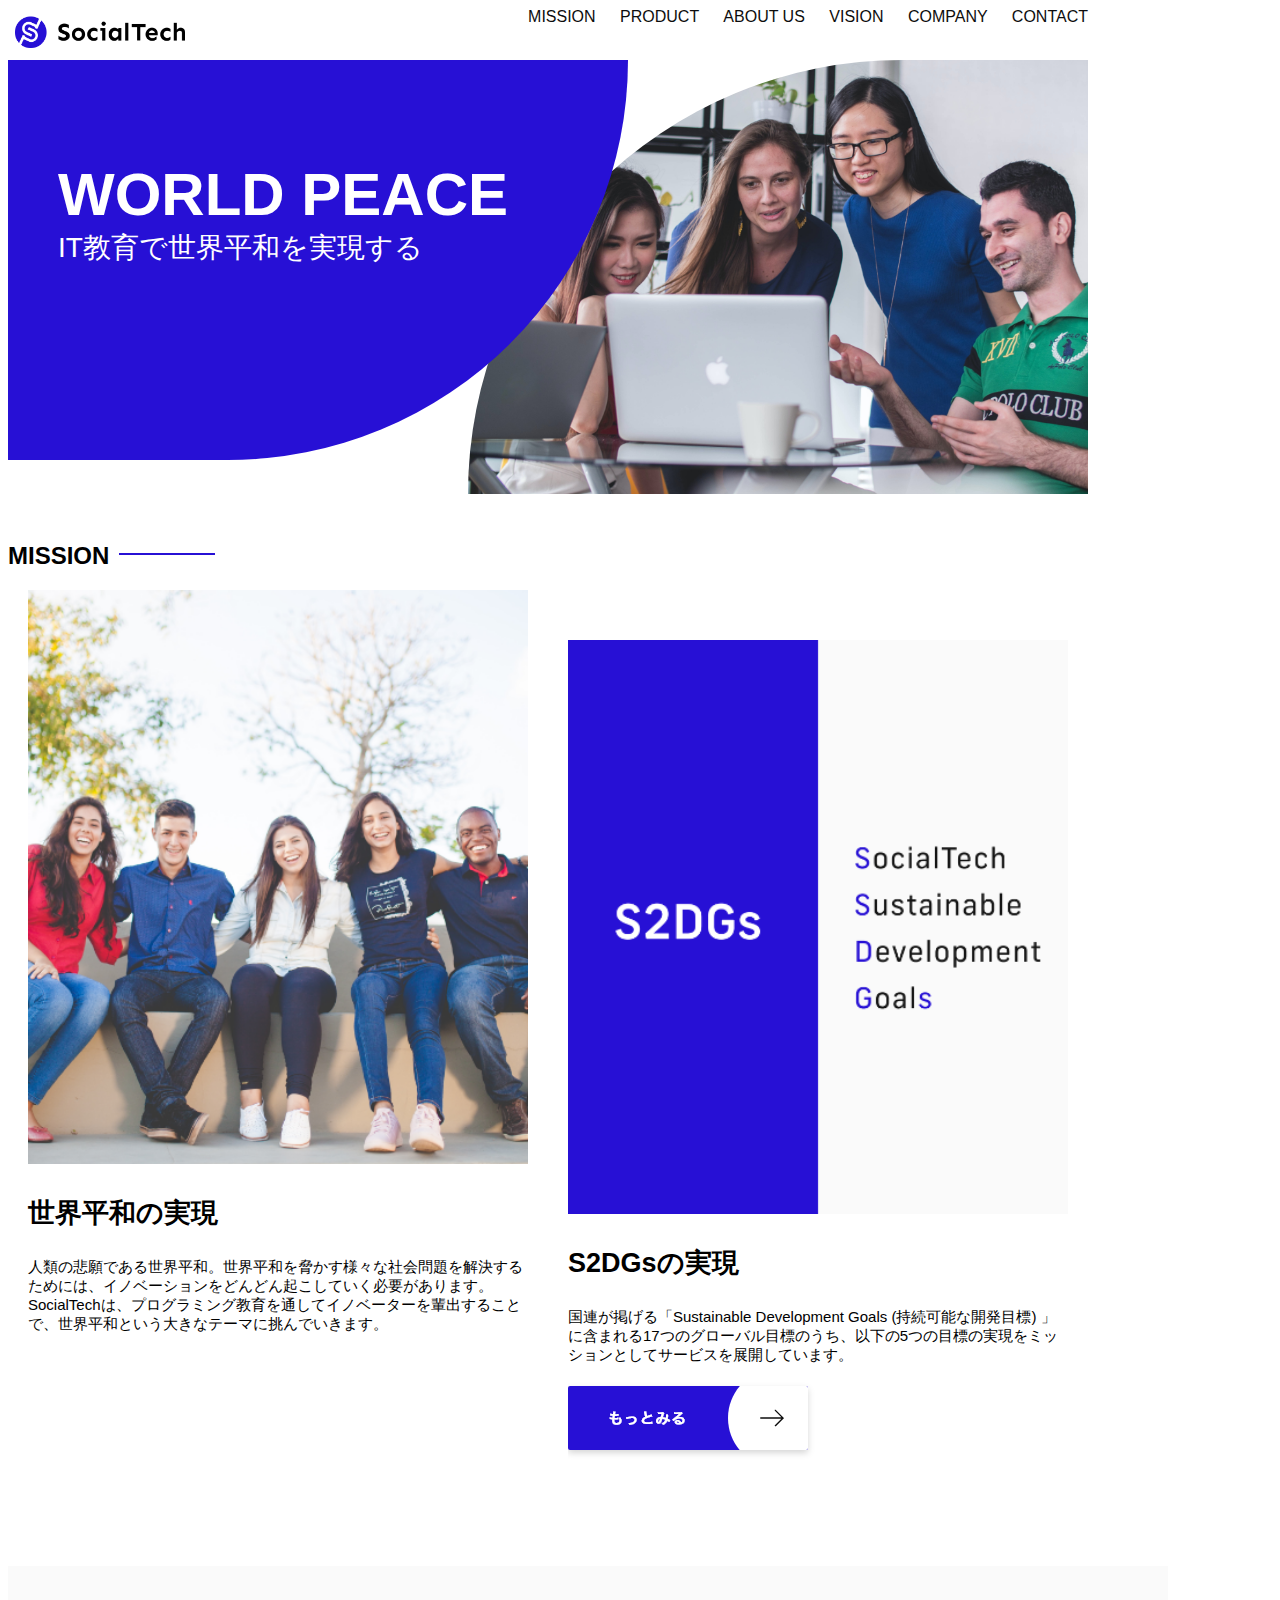
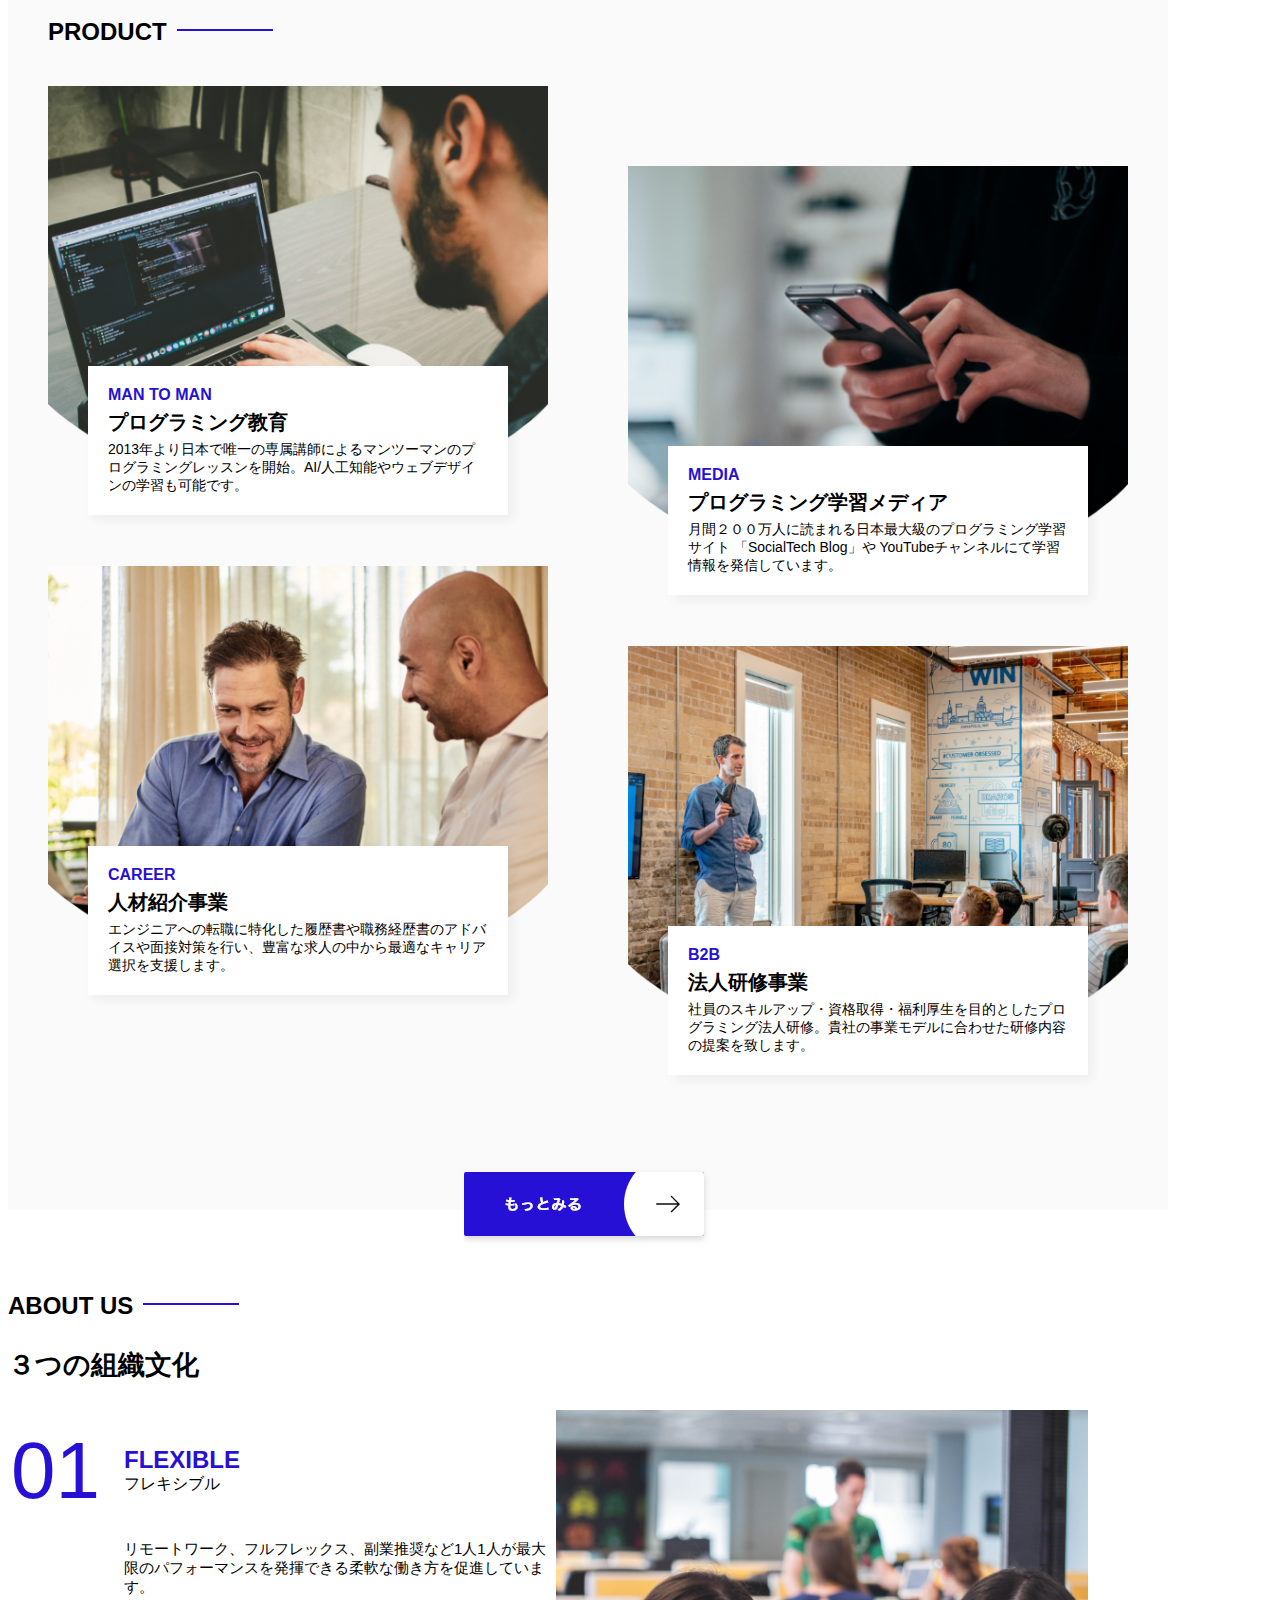
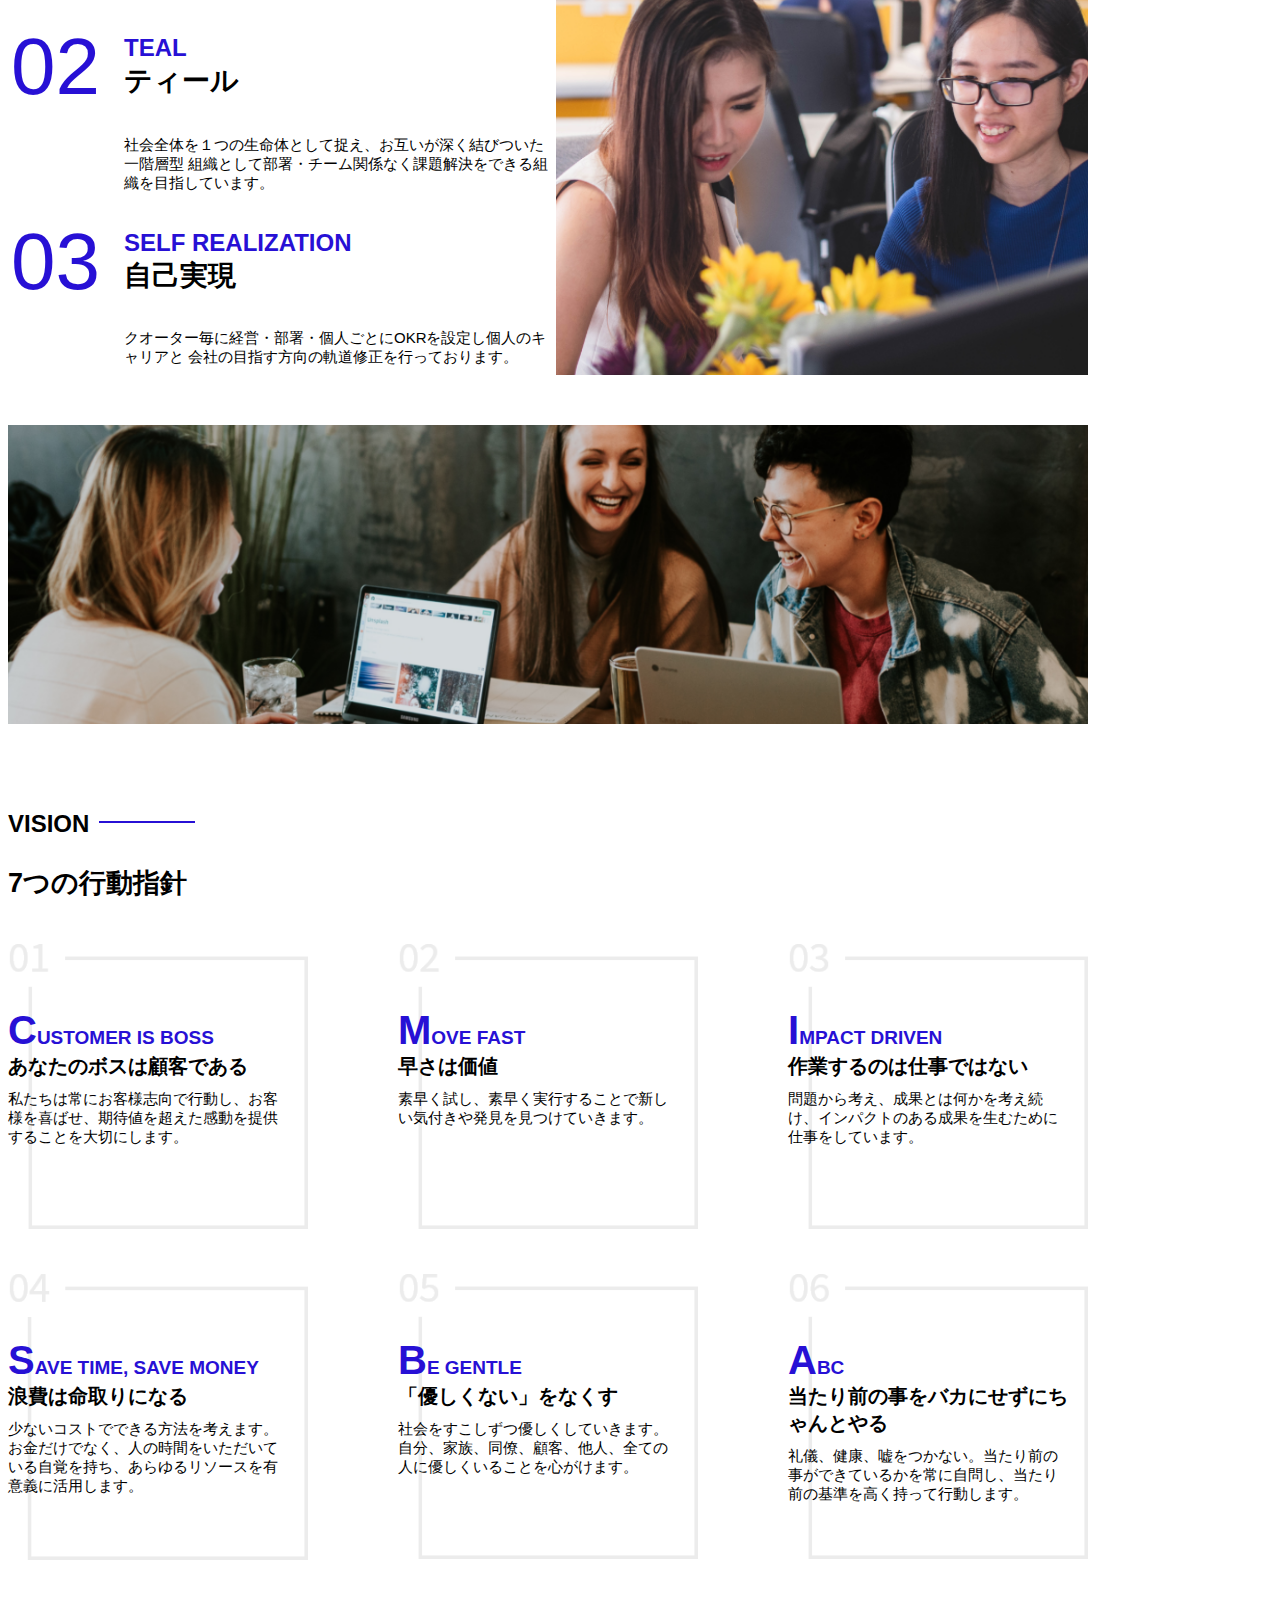
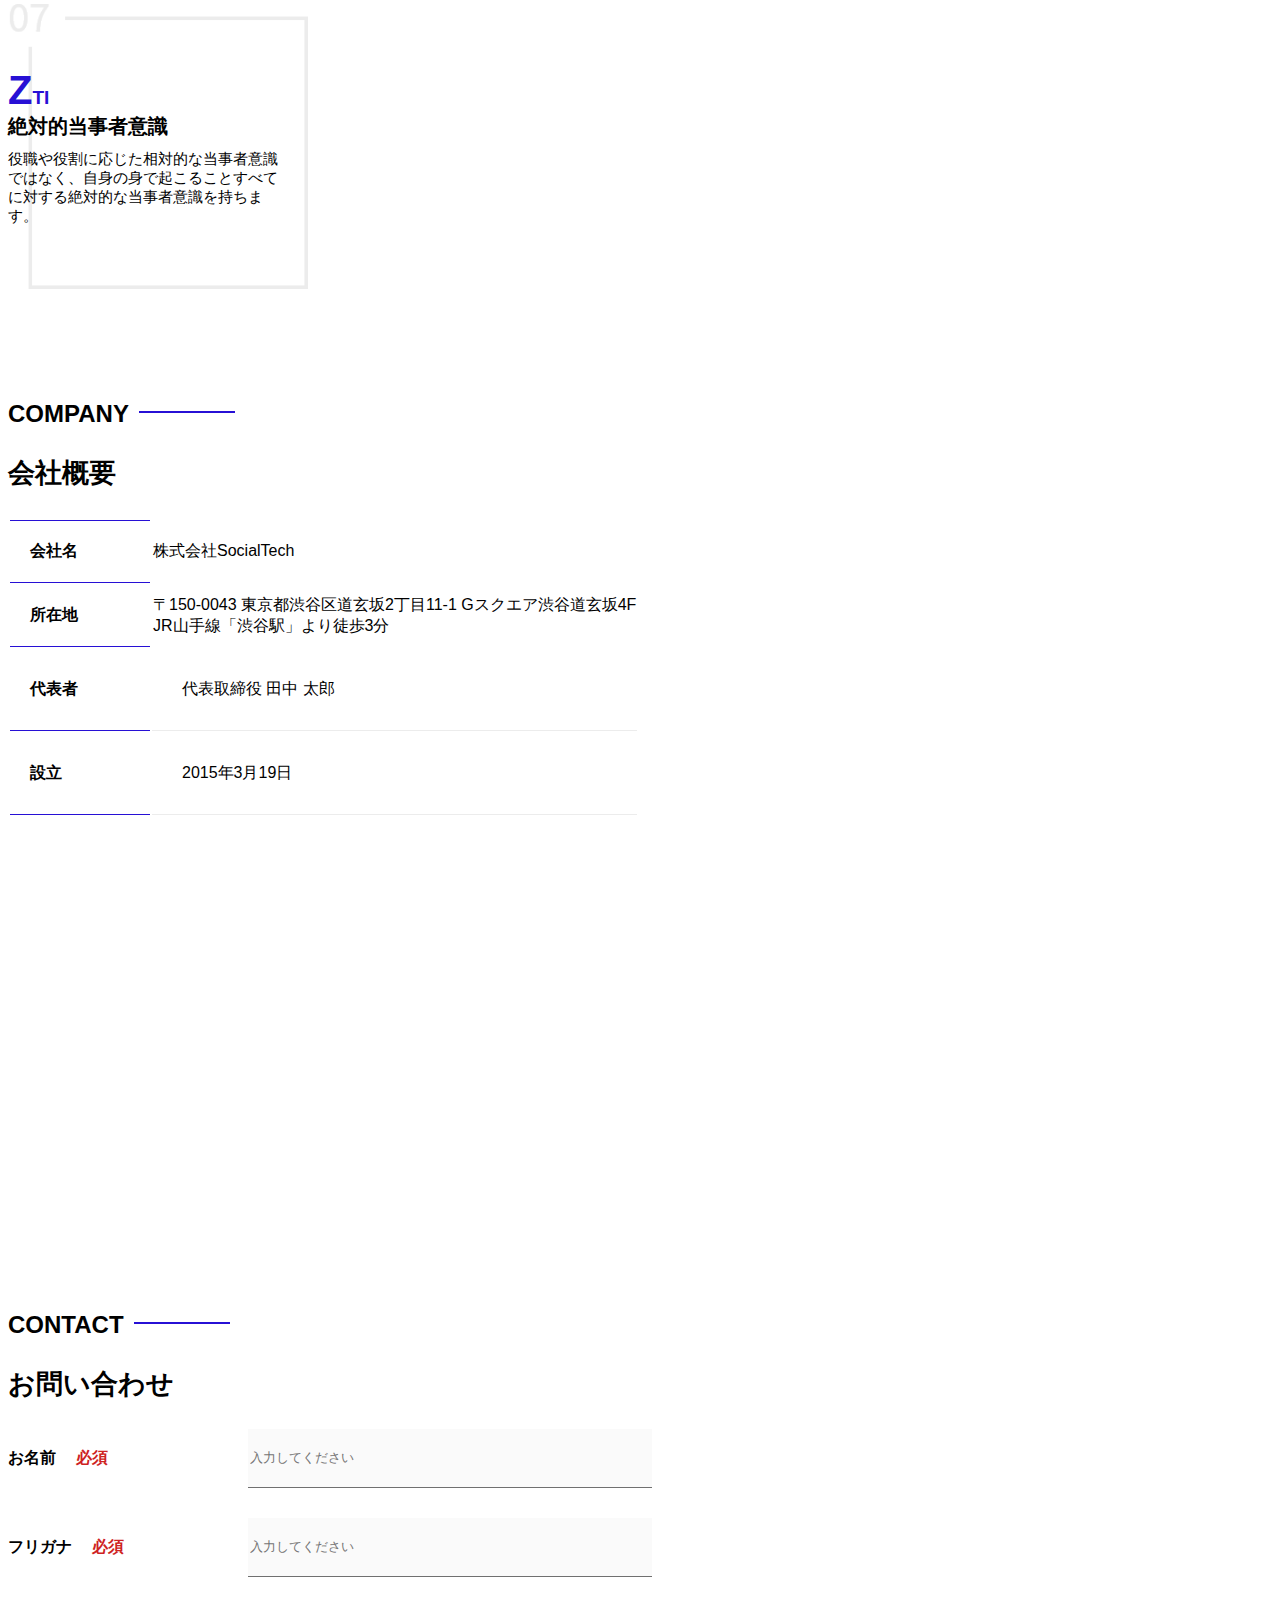
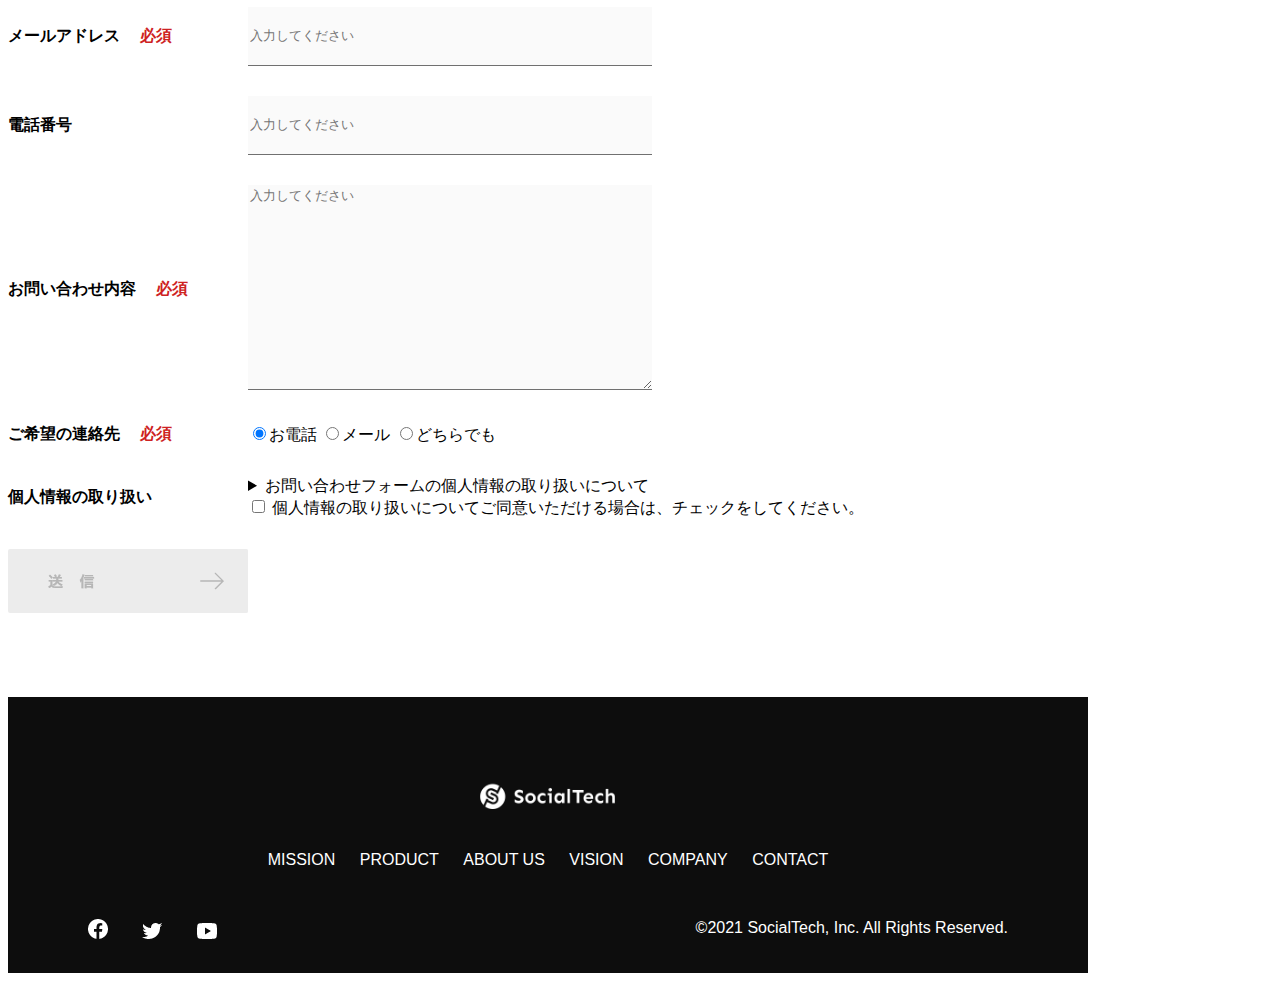
<file: index.html>
<!DOCTYPE html>
<html>
    <head>
        <title>SocialTech</title>
        <meta charset="utf-8">
        <meta name="description" content="SocialTechはEdTech業界のリーディングカンパニーを目指します。">
        <meta name="viewport" content="width=device-width, initial-scale=1.0">
        <link rel="stylesheet" href="style.css">
    </head>
    <body>
        <!-- ヘッダー　-->
        <header>
            <!-- ロゴ -->
            <a href="index.html" id="logo"><img src="images/logo.png" alt="トップページに戻る"></a>

            <!-- PC用ナビゲーション -->
            <nav id="nav-pc">
                <a href="mission.html">MISSION</a>
                <a href="product.html">PRODUCT</a>
                <a href="index.html#aboutus">ABOUT US</a>
                <a href="index.html#vision">VISION</a>
                <a href="index.html#company">COMPANY</a>
                <a href="index.html#contact">CONTACT</a>
            </nav>
            <!-- スマホ用メニューボタン -->
            <img id="menu-sp" src="images/button-menu.png" alt="ナビゲーションを開く" onclick="document.getElementById('nav-sp').style.display = 'block'">

            <!-- スマホ用ナビゲーション -->
            <nav id="nav-sp">
              <img id="close" src="images/button-close.png" alt="ナビゲーションを閉じる" onclick="document.getElementById('nav-sp').style.display = 'none'">
              <a id="logo-sp" href="index.html" onclick="document.getElementById('nav-sp').style.display = 'none'"><img
                  src="images/logo-sp.png" alt="トップページに戻る"></a>
              <a class="menu" href="mission.html" onclick="document.getElementById('nav-sp').style.display = 'none'">MISSION</a>
              <a class="menu" href="product.html" onclick="document.getElementById('nav-sp').style.display = 'none'">PRODUCT</a>
              <a class="menu" href="index.html#aboutus" onclick="document.getElementById('nav-sp').style.display = 'none'">ABOUT
              US</a>
              <a class="menu" href="index.html#vision"
               onclick="document.getElementById('nav-sp').style.display = 'none'">VISION</a>
             <a class="menu" href="index.html#company"
               onclick="document.getElementById('nav-sp').style.display = 'none'">COMPANY</a>
             <a class="menu" href="index.html#contact"
               onclick="document.getElementById('nav-sp').style.display = 'none'">CONTACT</a>
             <div id="sns">
               <a href="https://www.facebook.com/sejuku2013"><img src="images/button-facebook.png" alt="Facebookのリンク"></a>
               <a href="https://twitter.com/samuraijuku"><img src="images/button-twitter.png" alt="Twitterのリンク"></a>
               <a href="https://www.youtube.com/channel/UCCFOQO5aDK0xXam4cUQXT8g"><img src="images/button-youtube.png" alt="YouTubeのリンク"></a>
             </div>
           </nav>
        </header>
        <main>
            <article>
                <!-- メインビジュアル -->
                <section id="main-visual">
                    <div id="main-message">
                        <h1>WORLD PEACE</h1>
                        <p>IT教育で世界平和を実現する</p>
                    </div>
                    <img src="images/index/index-main.png" alt="PCの周りに集まる多国籍の仲間たち">
                </section>

                <!-- ミッション -->
                <section id="mission">
                    <h2 class="index-h2">MISSION</h2>
                    <div id="mission-flex">
                    <div>
                        <img id="mission-photo" src="images/index/index-mission.png" alt="屋外のベンチで写真を撮影する多国籍の仲間たち">
                        <h3>世界平和の実現</h3>
                        <p>
                            人類の悲願である世界平和。世界平和を脅かす様々な社会問題を解決するためには、イノベーションをどんどん起こしていく必要があります。SocialTechは、プログラミング教育を通してイノベーターを輩出することで、世界平和という大きなテーマに挑んでいきます。
                        </p>
                    </div>
                    <div>
                        <img id="s2dgs" src="images/index/s2dgs.png" alt="S2DGs">
                        <h3>S2DGsの実現</h3>
                        <p>国連が掲げる「Sustainable Development Goals (持続可能な開発目標) 」に含まれる17つのグローバル目標のうち、以下の5つの目標の実現をミッションとしてサービスを展開しています。</p>
                        <a href="mission.html">
                            <img src="images/button-more.png" alt="もっとみる">
                        </a>
                    </div>
                    </div>
                </section>

                <!-- プロダクト -->
                <section id="product">
                    <h2 class="index-h2">PRODUCT</h2>
                    <div>
                        <div id="product-left">
                            <div>
                                <img class="product-photo" src="images/index/index-mantoman.png" alt="PCでコードを書く男性">
                                <div class="product-explain">
                                    <span>MAN TO MAN</span>
                                    <h3>プログラミング教育</h3>
                                    <p>2013年より日本で唯一の専属講師によるマンツーマンのプログラミングレッスンを開始。AI/人工知能やウェブデザインの学習も可能です。</p>
                                </div>
                            </div>
                            <div>
                                <img class="product-photo" src="images/index/index-career.png" alt="笑顔で話し合う２人の男性">
                                 <div class="product-explain">
                                    <span>CAREER</span>
                                    <h3>人材紹介事業</h3>
                                    <p>エンジニアへの転職に特化した履歴書や職務経歴書のアドバイスや面接対策を行い、豊富な求人の中から最適なキャリア選択を支援します。</p>
                                 </div>
                            </div>
                        </div>
                        <div id="product-right">
                            <div>
                                <img class="product-photo" src="images/index/index-media.png" alt="スマートフォンを操作する人">
                                <div class="product-explain">
                                    <span>MEDIA</span>
                                    <h3>プログラミング学習メディア</h3>
                                    <p>月間２００万人に読まれる日本最大級のプログラミング学習サイト 「SocialTech Blog」や YouTubeチャンネルにて学習情報を発信しています。</p>
                                </div>
                            </div>
                            <div>
                                <img class="product-photo" src="images/index/index-b2b.png" alt="講演中の男性とそれを聴く人々">
                                <div class="product-explain">
                                    <span>B2B</span>
                                    <h3>法人研修事業</h3>
                                    <p>社員のスキルアップ・資格取得・福利厚生を目的としたプログラミング法人研修。貴社の事業モデルに合わせた研修内容の提案を致します。</p>
                                </div>
                            </div>
                        </div>
                    </div>
                    <div>
                        <a id="product-more" href="product.html">
                            <img src="images/button-more.png" alt="もっとみる">
                        </a>
                    </div>
                </section>
                <!-- ABOUT US -->
                <section id="aboutus">
                    <h2 class="index-h2">ABOUT US</h2>
                    <h3>３つの組織文化</h3>
                    <div>
                        <table class="culture-table">
                            <tr>
                                <td>
                                    <span class="culture-num">01</span>
                                </td>
                                <td>
                                    <span class="culture-en">FLEXIBLE</span>
                                    <span class="cu;ture-jp">フレキシブル</span>
                                </td>
                            </tr>
                            <tr>
                                <td>
                                    <!-- 空のセル -->
                                </td>
                                <td>
                                    <p class="culture-description">
                                        リモートワーク、フルフレックス、副業推奨など1人1人が最大限のパフォーマンスを発揮できる柔軟な働き方を促進しています。
                                    </p>
                                </td>
                            </tr>
                            <tr>
                                <td>
                                    <span class="culture-num">02</span>
                                </td>
                                <td>
                                    <span class="culture-en">TEAL</span>
                                    <span class="culture-jp">ティール</span>
                                </td>
                            </tr>
                            <tr>
                                <td>
                                    <!-- 空のセル -->
                                </td>
                                <td>
                                    <p class="culture-description">
                                        社会全体を１つの生命体として捉え、お互いが深く結びついた一階層型
                                        組織として部署・チーム関係なく課題解決をできる組織を目指しています。
                                    </p>
                                </td>
                            </tr>
                            <tr>
                                <td>
                                    <span class="culture-num">03</span>
                                </td>
                                <td>
                                    <span class="culture-en">SELF REALIZATION</span>
                                    <span class="culture-jp">自己実現</span>
                                </td>
                            </tr>
                            <tr>
                                <td>
                                    <!-- 空のセル -->
                                </td>
                                <td>
                                    <p class="culture-description">
                                        クオーター毎に経営・部署・個人ごとにOKRを設定し個人のキャリアと
                                        会社の目指す方向の軌道修正を行っております。
                                    </p>
                                </td>
                            </tr>
                        </table>
                        <img class="culture-img" src="images/index/index-aboutus1.png" alt="笑顔で話し合う２人の女性">
                    </div>
                    <img class="culture-img2" src="images/index/index-aboutus2.png" alt="笑顔で話し合う3人の男女">
                </section>
                <!-- VISION -->
                <section id="vision">
                    <h2 class="index-h2">VISION</h2>
                    <h3>7つの行動指針</h3>
                    <div>
                        <div class="vision-box">
                            <img src="images/index/vision-01.png" alt="01">
                            <span>
                                <h4>CUSTOMER IS BOSS</h4>
                                <h5>あなたのボスは顧客である</h5>
                                <p>私たちは常にお客様志向で行動し、お客様を喜ばせ、期待値を超えた感動を提供することを大切にします。</p>
                            </span>
                        </div>
                        <div class="vision-box">
                            <img src="images/index/vision-02.png" alt="02">
                            <span>
                                <h4>MOVE FAST</h4>
                                <h5>早さは価値</h5>
                                <p>素早く試し、素早く実行することで新しい気付きや発見を見つけていきます。</p>
                            </span>
                        </div>
                        <div class="vision-box">
                            <img src="images/index/vision-03.png" alt="03">
                            <span>
                                <h4>IMPACT DRIVEN</h4>
                                <h5>作業するのは仕事ではない</h5>
                                <p>問題から考え、成果とは何かを考え続け、インパクトのある成果を生むために仕事をしています。</p>
                            </span>
                        </div>
                        <div class="vision-box">                            <img src="images/index//vision-04.png" alt="04">
                            <span>
                                <h4>SAVE TIME, SAVE MONEY</h4>
                                <h5>浪費は命取りになる</h5>
                                <p>少ないコストでできる方法を考えます。お金だけでなく、人の時間をいただいている自覚を持ち、あらゆるリソースを有意義に活用します。</p>
                            </span>
                        </div>
                        <div class="vision-box">  
                            <img src="images/index/vision-05.png" alt="05">
                            <span>
                                <h4>BE GENTLE</h4>
                                <h5>「優しくない」をなくす</h5>
                                <p>社会をすこしずつ優しくしていきます。自分、家族、同僚、顧客、他人、全ての人に優しくいることを心がけます。</p>
                            </span>
                        </div>
                        <div class="vision-box">  
                            <img src="images/index/vision-06.png" alt="06">
                            <span>
                                <h4>ABC</h4>
                                <h5>当たり前の事をバカにせずにちゃんとやる</h5>
                                <p>礼儀、健康、嘘をつかない。当たり前の事ができているかを常に自問し、当たり前の基準を高く持って行動します。</p>
                            </span>
                        </div>
                        <div class="vision-box">  
                            <img src="images/index/vision-07.png" alt="07">
                            <span>
                                <h4>ZTI</h4>
                                <h5>絶対的当事者意識</h5>
                                <p>役職や役割に応じた相対的な当事者意識ではなく、自身の身で起こることすべてに対する絶対的な当事者意識を持ちます。</p>
                            </span>
                        </div>
                    </div>
                </section>
                <!-- COMPANY -->
                <section id="company">
                    <h2 class="index-h2">COMPANY</h2>
                    <h3>会社概要</h3>
                    <table id="company-table">
                        <tr>
                            <th class="tableheader-first">会社名</th>
                            <td class="cell-first">株式会社SocialTech</td>
                        </tr>
                        <tr>
                            <th class="tableheader">所在地</th>
                            <td class="cell-first">〒150-0043 東京都渋谷区道玄坂2丁目11-1 Gスクエア渋谷道玄坂4F<br>JR山手線「渋谷駅」より徒歩3分</td>
                        </tr>
                        <tr>
                            <th class="tableheader">代表者</th>
                            <td class="cell">代表取締役 田中 太郎</td>
                        </tr>
                        <tr>
                            <th class="tableheader">設立</th>
                            <td class="cell">2015年3月19日</td>
                        </tr>
                    </table>
                    <iframe src="https://www.google.com/maps/embed?pb=!1m18!1m12!1m3!1d3241.7771749825088!2d139.6935948757867!3d35.657861172594835!2m3!1f0!2f0!3f0!3m2!1i1024!2i768!4f13.1!3m3!1m2!1s0x60188b55ffeaaaab%3A0x552bb81dbe5fefb7!2z44CSMTUwLTAwNDMg5p2x5Lqs6YO95riL6LC35Yy66YGT546E5Z2C77yS5LiB55uu77yR77yR4oiS77yR77yR!5e0!3m2!1sja!2sjp!4v1695352350006!5m2!1sja!2sjp" width="600" height="450" style="border:0;" allowfullscreen="" loading="lazy" referrerpolicy="no-referrer-when-downgrade">
                    </iframe>
                   </section>
                   <!-- お問い合わせフォーム -->
                   <section id="contact">
                    <h2 class="index-h2">CONTACT</h2>
                    <h3>お問い合わせ</h3>
                    <!-- STATIC FORMSのフォームタグ -->
                    <form action="https://api.staticforms.xyz/submit" method="post">
                        <input type="text" name="honeypot" style="display: none">
                        <!-- STATIC FORMSのアクセスキー -->
                        <input type="hidden" name="accessKey" value="f312f997-338a-49ea-ab3b-9e0dbd346ab0">
                        <!-- メールのタイトル -->
                        <input type="hidden" name="subject" value="お問い合わせフォーム" />
                        <!-- 送信先のメールアドレスをvalieに設定する -->
                        <input type="hidden" name="replyTo" value="mono-mono-0509@docomo.ne.jp">
                        <!-- redirectToのURLは公開後のURLへリンクする -->
                        <input type="hidden" name="redirectTo" value="">

                        <div>
                            <div class="contact-heading">
                                <label class="contact-label">お名前<span class="contact-span">必須</span></label>
                            </div>
                            <div>
                                <input type="text" name="name" placeholder="入力してください" class="contact-textbox">
                            </div>
                        </div>
                            <div>
                                <div class="contact-heading">
                                    <label class="contact-label">フリガナ<span class="contact-span">必須</span></label>                               
                            </div>
                            <div>
                                <input type="text" name="hurigana" placeholder="入力してください" class="contact-textbox">
                            </div>
                        </div>
                        <div>
                            <div class="contact-heading">
                                <label class="contact-label">メールアドレス<span class="contact-span">必須</span></label>
                        </div>
                        <div>
                            <input type="text" name="email" placeholder="入力してください" class="contact-textbox">
                        </div>
                        </div>
                        <div>
                            <div class="contact-heading">
                                <label class="contact-label">電話番号</label>
                            </div>
                            <div>
                                <input type="text" name="tel" placeholder="入力してください" class="contact-textbox">
                            </div>
                        </div>
                        <div>
                            <div class="contact-heading">
                                <label class="contact-label">お問い合わせ内容<span class="contact-span">必須</span></label>
                            </div>
                            <div>
                                <textarea class="contact-textarea" placeholder="入力してください" name="message"></textarea>
                            </div>
                        </div>
                        <div>
                            <div class="contact-heading">
                                <label class="contact-label">ご希望の連絡先<span class="contact-span">必須</span></label>
                            </div>
                            <div>
                                <input class="radiobutto" type="radio" value="tel" name="contact" checked><label>お電話</label>
                                <input class="radiobutto" type="radio" value="mail" name="contact"><label>メール</label>
                                <input class="radiobutto" type="radio" value="both" name="contact"><label>どちらでも</label>
                            </div>
                        </div>
                        <div>
                            <div class="contact-heading">
                                <label class="contact-label">個人情報の取り扱い</label>
                            </div>
                            <div>
                                <details>
                                    <summary>お問い合わせフォームの個人情報の取り扱いについて</summary>
                                    <div>
                                      <span>１．組織の名称又は氏名</span><br>
                                      株式会社SocialTech<br><br>
                                      <span>２．個人情報保護管理者（若しくはその代理人）の氏名又は職名、所属及び連絡先
                                       鈴木 一郎 コーポレート部</span><br>
                                       メールアドレス：support@socialtech.net<br>
                                       TEL：03-xxxx-xxxx<br>
                                       <span>３．個人情報の利用目的</span><br>
                                       ・本サービス及び本サービスに関連する情報の提供又はそれらに関する連絡のため<br>
                                       ・ユーザーの本人確認のため<br>
                                       ・当社サービスのご案内のため<br>
                                       ・当社の商品等の広告または宣伝（電子メールによるものを含むものとします。）<br><br>
                                       <span>４．個人情報の取り扱い業務の委託</span><br>
                                         個人情報の取扱業務の全部または一部を外部に業務委託する場合があります。<br>
                                         その際、弊社は、個人情報を適切に保護できる管理体制を敷き実行していることを条件として<br>                                                 委託先を厳選したうえで、機密保持契約を委託先と締結し、お客様の個人情報を厳密に管理させます。<br><br>
                                        <span>５．個人情報の開示等の請求</span><br>
                                         お客様は、弊社に対してご自身の個人情報の開示等（利用目的の通知、開示、内容の訂正・追加・削除、利用の停止または消去、第三者への提供の停止）に関して、当社問合わせ窓口に申し出ることができます。<br>
                                         その際、弊社はお客様ご本人を確認させていただいたうえで、合理的な期間内に対応いたします。<br><br>
                                         なお、個人情報に関する弊社問合わせ先は、次の通りです。<br><br>
                                         株式会社SocialTech　個人情報問合せ窓口<br>
                                         〒150-0043　東京都渋谷区道玄坂2丁目11-1 Ｇスクエア渋谷道玄坂 4F<br>
                                         メールアドレス：support@socialtech.net　TEL：03-xxxx-xxxx<br><br>
                                        <span>６．個人情報を提供されることの任意性について</span><br><br>
                                         お客様がご自身の個人情報を弊社に提供されるか否かは、お客様のご判断によりますが、もしご提供されない場合には、適切なサービスが提供できない場合がありますので予めご了承ください。
                                    </div>
                                </details>
                                <input type="checkbox" name="agree">
                                <span>個人情報の取り扱いについてご同意いただける場合は、チェックをしてください。</span>
                            </div>
                        </div>
                        <input type="image" src="images/button-submit.png" alt="送信する">
                    </form>
                   </section>
            </article>
            <footer>
                <div id="footer-logo">
                    <img src="images/logo-sp.png" alt="SocialTech">
                </div>
                <div id="footer-link">
                    <a href="mission.html">MISSION</a>
                    <a href="product.html">PRODUCT</a>
                    <a href="index.html#aboutus">ABOUT US</a>
                    <a href="index.html#vision">VISION</a>
                    <a href="index.html#company">COMPANY</a>
                    <a href="index.html#contact">CONTACT</a>
                </div>
                <div id="sns-footer">
                    <a href="https://www.facebook.com/sejuku2013"><img src="images/button-facebook.png" alt="Facebookのリンク"></a>
                    <a href="https://twitter.com/samuraijuku"><img src="images/button-twitter.png" alt="Twitterのリンク"></a>
                    <a href="https://www.youtube.com/channel/UCCFQQ5aDK0xXam4cUQXT8g"><img src="images/button-youtube.png" alt="YouTubeのリンク"></a>
                    <span id="copyright">&copy;2021 SocialTech, Inc. All Rights Reserved.</span>
                </div>
            </footer>
        </main>
    </body>
</html>
</file>
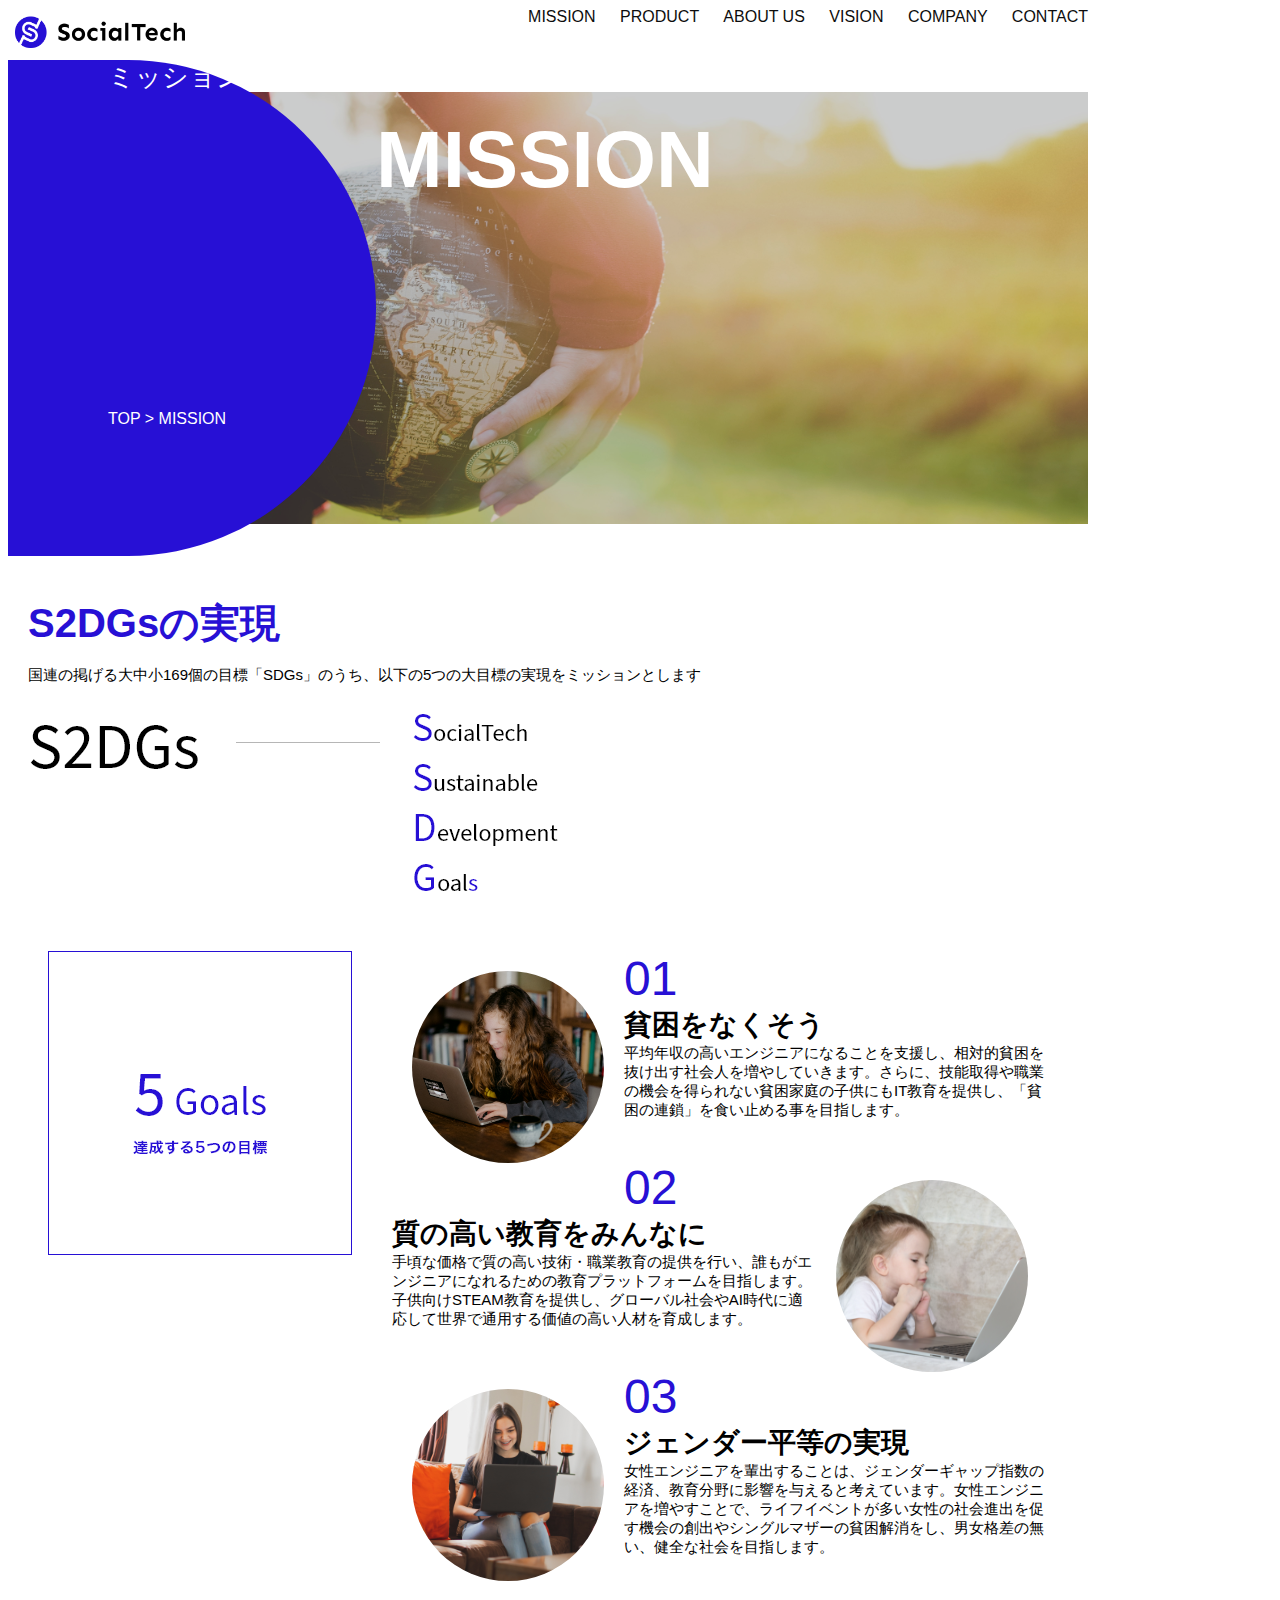
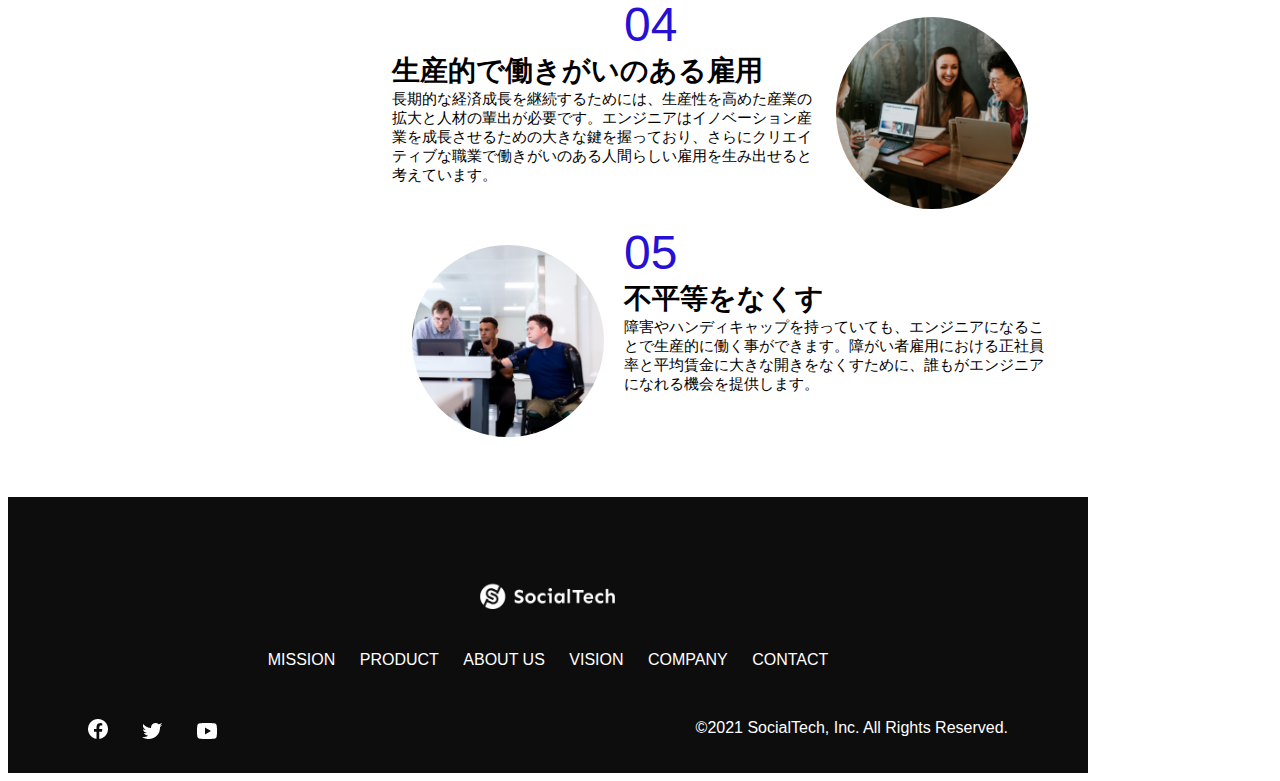
<file: mission.html>
<!DOCTYPE html>
<html>
    <head>
        <title>SocialTech - MISSION ミッション</title>
        <meta charset="utf-8">
        <meta name="description" content="SocialTechが目指す5つの目標(S2DGs)を紹介します">
        <meta name="viewport" content="width=device-width, initial-scale=1.0">
        <link rel="stylesheet" href="style.css">
    </head>
    <body>
        <!-- ヘッダー　-->
        <header>
            <!-- ロゴ -->
            <a href="index.html" id="logo"><img src="images/logo.png" alt="トップページに戻る"></a>

            <!-- PC用ナビゲーション -->
            <nav id="nav-pc">
                <a href="mission.html">MISSION</a>
                <a href="product.html">PRODUCT</a>
                <a href="index.html#aboutus">ABOUT US</a>
                <a href="index.html#vision">VISION</a>
                <a href="index.html#company">COMPANY</a>
                <a href="index.html#contact">CONTACT</a>
            </nav>
            <!-- スマホ用メニューボタン -->
            <img id="menu-sp" src="images/button-menu.png" alt="ナビゲーションを開く" onclick="document.getElementById('nav-sp').style.display = 'block'">

            <!-- スマホ用ナビゲーション -->
            <nav id="nav-sp">
              <img id="close" src="images/button-close.png" alt="ナビゲーションを閉じる" onclick="document.getElementById('nav-sp').style.display = 'none'">
              <a id="logo-sp" href="index.html" onclick="document.getElementById('nav-sp').style.display = 'none'"><img
                  src="images/logo-sp.png" alt="トップページに戻る"></a>
              <a class="menu" href="mission.html" onclick="document.getElementById('nav-sp').style.display = 'none'">MISSION</a>
              <a class="menu" href="product.html" onclick="document.getElementById('nav-sp').style.display = 'none'">PRODUCT</a>
              <a class="menu" href="index.html#aboutus" onclick="document.getElementById('nav-sp').style.display = 'none'">ABOUT
              US</a>
              <a class="menu" href="index.html#vision"
               onclick="document.getElementById('nav-sp').style.display = 'none'">VISION</a>
             <a class="menu" href="index.html#company"
               onclick="document.getElementById('nav-sp').style.display = 'none'">COMPANY</a>
             <a class="menu" href="index.html#contact"
               onclick="document.getElementById('nav-sp').style.display = 'none'">CONTACT</a>
             <div id="sns">
               <a href="https://www.facebook.com/sejuku2013"><img src="images/button-facebook.png" alt="Facebookのリンク"></a>
               <a href="https://twitter.com/samuraijuku"><img src="images/button-twitter.png" alt="Twitterのリンク"></a>
               <a href="https://www.youtube.com/channel/UCCFOQO5aDK0xXam4cUQXT8g"><img src="images/button-youtube.png" alt="YouTubeのリンク"></a>
             </div>
           </nav>
        </header>
        <main>
            <article>
                <section id="mission-main">
                    <div id="mission-title">
                        <h1>MISSION</h1>
                        <span>ミッション</span>
                        <div>TOP > MISSION</div>
                    </div>
                </section>
                <section id="mission-s2dgs">
                    <h2 class="mission-h2">S2DGsの実現</h2>
                    <p>国連の掲げる大中小169個の目標「SDGs」のうち、以下の5つの大目標の実現をミッションとします</p>
                    <img src="images/mission/mission-s2dgs.png" alt="S2DGs">
                </section>
                <section id="mission-5goals">
                    <div>
                        <img id="s2dgs-image" src="images/mission/mission-5goals.png" alt="5Goals">
                    </div>
                    <div>
                    <div>
                        <img class="fivegoals-image-left" src="images/mission/mission-5goals01.png" alt="PCを操作する女の子">
                        <span class="fivegoals-number">01</span>
                        <h3 class="fivegoals-h3">貧困をなくそう</h3>
                        <p class="fivegoals-p">
                            平均年収の高いエンジニアになることを支援し、相対的貧困を抜け出す社会人を増やしていきます。さらに、技能取得や職業の機会を得られない貧困家庭の子供にもIT教育を提供し、「貧困の連鎖」を食い止める事を目指します。
                        </p>
                    </div>
                    <div>
                        <img class="fivegoals-image-right" src="images/mission/mission-5goals02.png" alt="PCを見つめる小さい女の子">
                        <span class="fivegoals-number">02</span>
                        <h3 class="fivegoals-h3">質の高い教育をみんなに</h3>
                        <p class="fivegoals-p">
                            手頃な価格で質の高い技術・職業教育の提供を行い、誰もがエンジニアになれるための教育プラットフォームを目指します。子供向けSTEAM教育を提供し、グローバル社会やAI時代に適応して世界で通用する価値の高い人材を育成します。
                        </p>
                    </div>
                    <div>
                        <img class="fivegoals-image-left" src="images/mission/mission-5goals03.png" alt="PCを操作する女性">
                        <span class="fivegoals-number">03</span>
                        <h3 class="fivegoals-h3">ジェンダー平等の実現</h3>
                        <p class="fivegoals-p">
                            女性エンジニアを輩出することは、ジェンダーギャップ指数の経済、教育分野に影響を与えると考えています。女性エンジニアを増やすことで、ライフイベントが多い女性の社会進出を促す機会の創出やシングルマザーの貧困解消をし、男女格差の無い、健全な社会を目指します。
                        </p>
                    </div>
                    <div>
                        <img class="fivegoals-image-right" src="images/mission/mission-5goals04.png" alt="笑顔で話し合う3人の男女">
                        <span class="fivegoals-number">04</span>
                        <h3 class="fivegoals-h3">生産的で働きがいのある雇用</h3>
                        <p class="fivegoals-p">
                            長期的な経済成長を継続するためには、生産性を高めた産業の拡大と人材の輩出が必要です。エンジニアはイノベーション産業を成長させるための大きな鍵を握っており、さらにクリエイティブな職業で働きがいのある人間らしい雇用を生み出せると考えています。
                        </p>
                    </div>
                    <div>
                        <img class="fivegoals-image-left" src="images/mission/mission-5goals05.png" alt="障害を持つ男性が生き生きと働く様子">
                        <span class="fivegoals-number">05</span>
                        <h3 class="fivegoals-h3">不平等をなくす</h3>
                        <p class="fivegoals-p">
                            障害やハンディキャップを持っていても、エンジニアになることで生産的に働く事ができます。障がい者雇用における正社員率と平均賃金に大きな開きをなくすために、誰もがエンジニアになれる機会を提供します。
                        </p>
                    </div>
                    </div>
                </section>
            </article>
            <footer>
                <div id="footer-logo">
                    <img src="images/logo-sp.png" alt="SocialTech">
                </div>
                <div id="footer-link">
                    <a href="mission.html">MISSION</a>
                    <a href="product.html">PRODUCT</a>
                    <a href="index.html#aboutus">ABOUT US</a>
                    <a href="index.html#vision">VISION</a>
                    <a href="index.html#company">COMPANY</a>
                    <a href="index.html#contact">CONTACT</a>
                </div>
                <div id="sns-footer">
                    <a href="https://www.facebook.com/sejuku2013"><img src="images/button-facebook.png" alt="Facebookのリンク"></a>
                    <a href="https://twitter.com/samuraijuku"><img src="images/button-twitter.png" alt="Twitterのリンク"></a>
                    <a href="https://www.youtube.com/channel/UCCFQQ5aDK0xXam4cUQXT8g"><img src="images/button-youtube.png" alt="YouTubeのリンク"></a>
                    <span id="copyright">&copy;2021 SocialTech, Inc. All Rights Reserved.</span>
                </div>
            </footer>
        </main>
    </body>
</html>
</file>
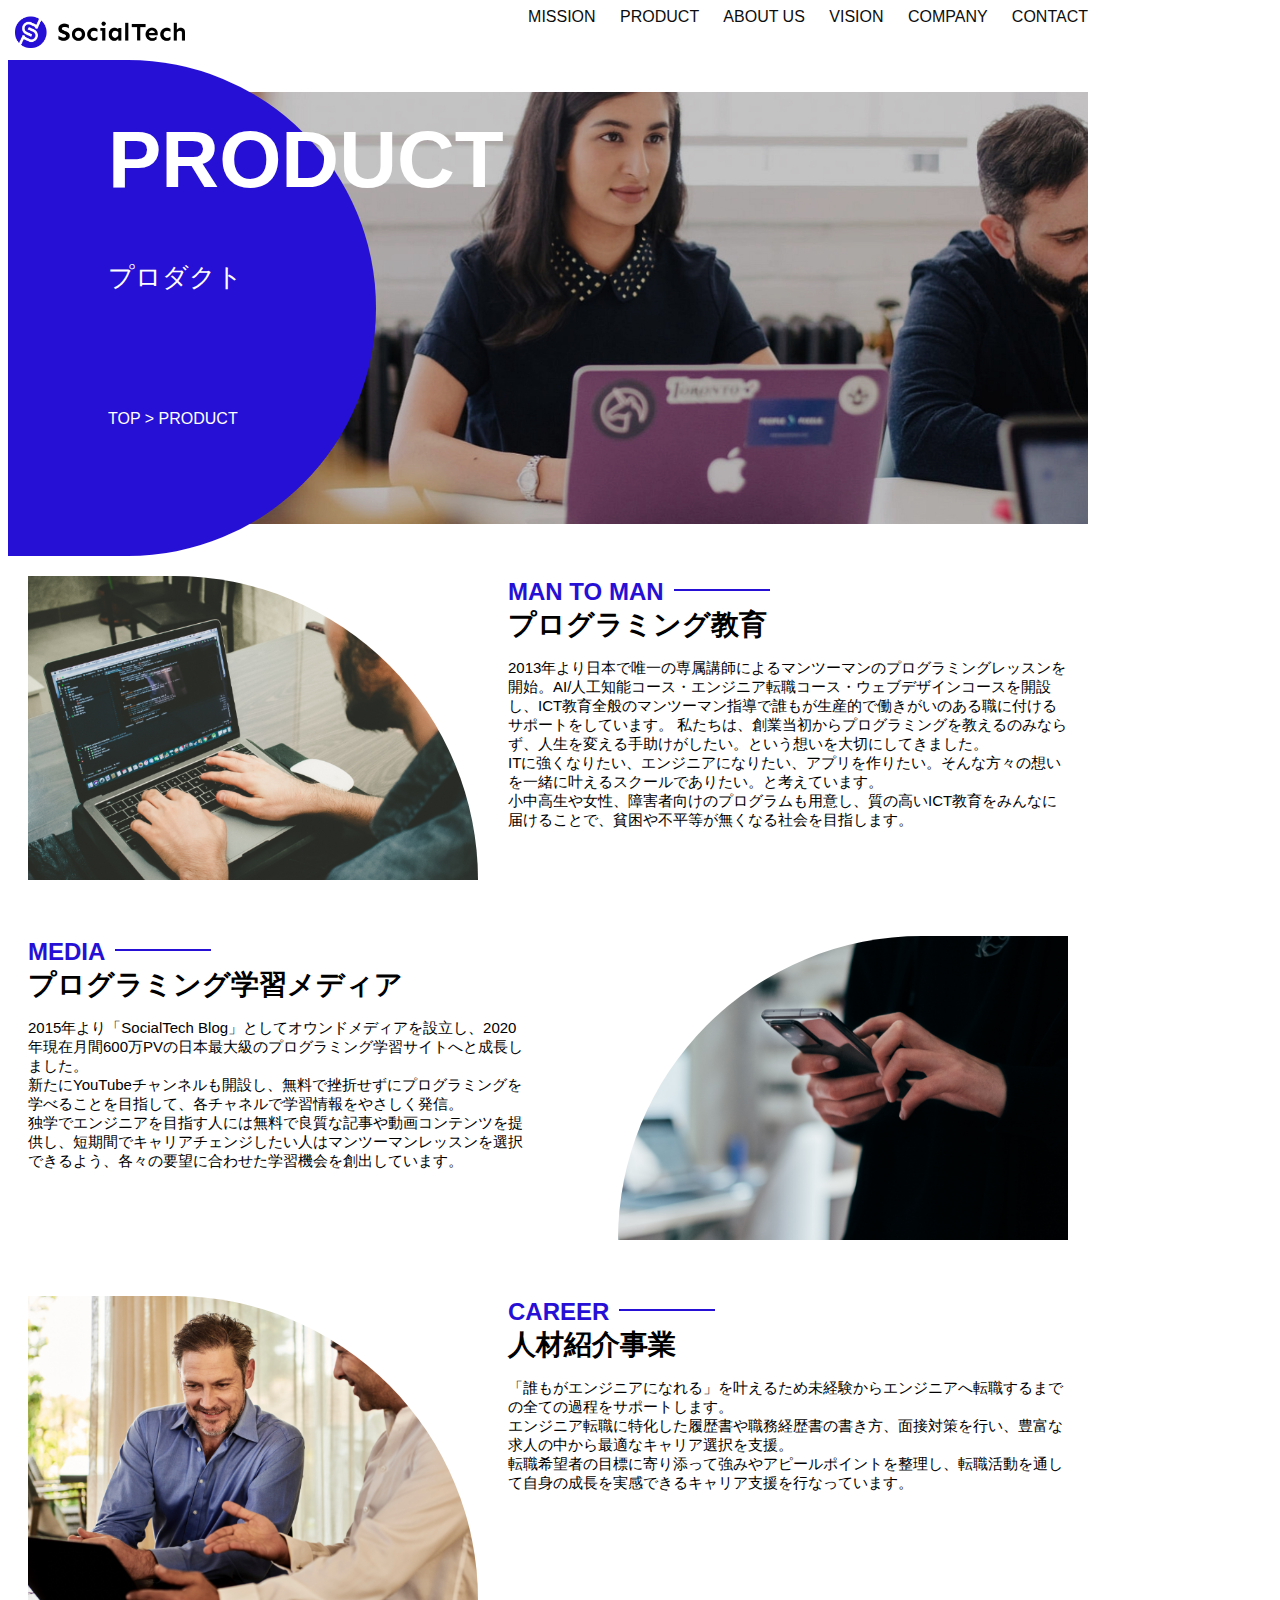
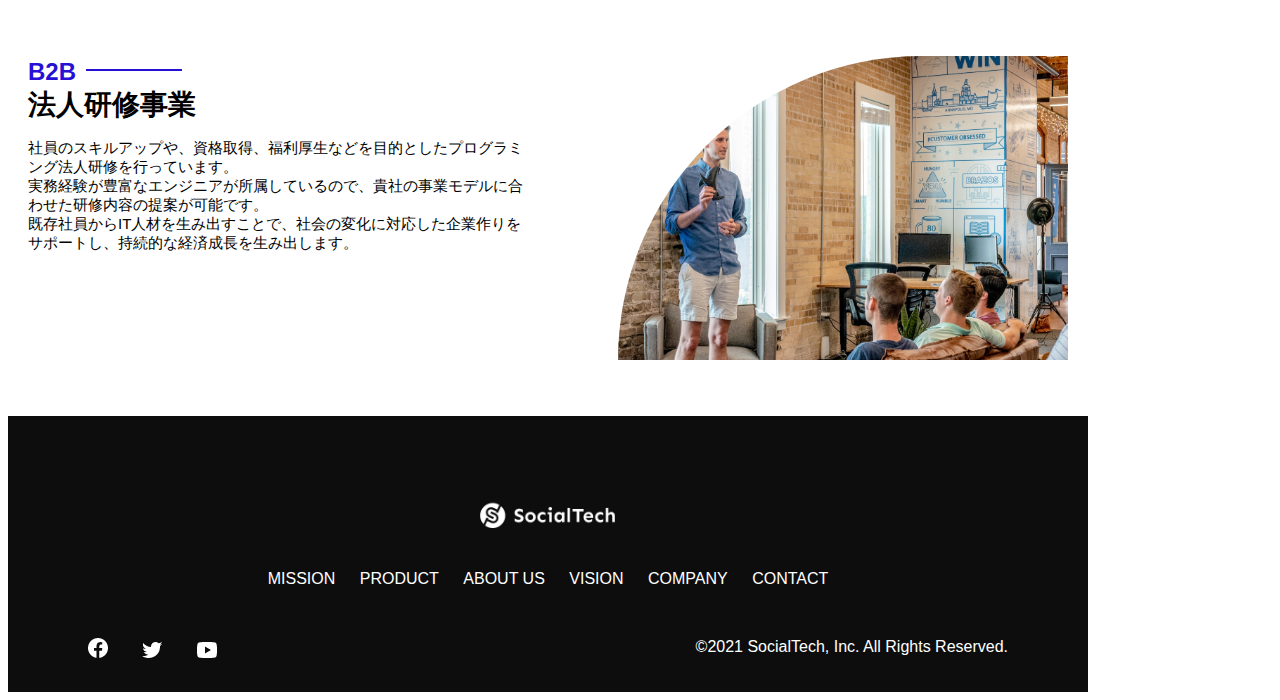
<file: product.html>
<!DOCTYPE html>
<html>
    <head>
        <title>SocialTech - PRODUCT プロダクト</title>
        <meta charset="utf-8">
        <meta name="description" content="SocialTechの4つのプロダクトを紹介します">
        <meta name="viewport" content="width=device-width, initial-scale=1.0">
        <link rel="stylesheet" href="style.css">
    </head>
    <body>
        <!-- ヘッダー　-->
        <header>
            <!-- ロゴ -->
            <a href="index.html" id="logo"><img src="images/logo.png" alt="トップページに戻る"></a>

            <!-- PC用ナビゲーション -->
            <nav id="nav-pc">
                <a href="mission.html">MISSION</a>
                <a href="product.html">PRODUCT</a>
                <a href="index.html#aboutus">ABOUT US</a>
                <a href="index.html#vision">VISION</a>
                <a href="index.html#company">COMPANY</a>
                <a href="index.html#contact">CONTACT</a>
            </nav>
            <!-- スマホ用メニューボタン -->
            <img id="menu-sp" src="images/button-menu.png" alt="ナビゲーションを開く" onclick="document.getElementById('nav-sp').style.display = 'block'">

            <!-- スマホ用ナビゲーション -->
            <nav id="nav-sp">
              <img id="close" src="images/button-close.png" alt="ナビゲーションを閉じる" onclick="document.getElementById('nav-sp').style.display = 'none'">
              <a id="logo-sp" href="index.html" onclick="document.getElementById('nav-sp').style.display = 'none'"><img
                  src="images/logo-sp.png" alt="トップページに戻る"></a>
              <a class="menu" href="mission.html" onclick="document.getElementById('nav-sp').style.display = 'none'">MISSION</a>
              <a class="menu" href="product.html" onclick="document.getElementById('nav-sp').style.display = 'none'">PRODUCT</a>
              <a class="menu" href="index.html#aboutus" onclick="document.getElementById('nav-sp').style.display = 'none'">ABOUT
              US</a>
              <a class="menu" href="index.html#vision"
               onclick="document.getElementById('nav-sp').style.display = 'none'">VISION</a>
             <a class="menu" href="index.html#company"
               onclick="document.getElementById('nav-sp').style.display = 'none'">COMPANY</a>
             <a class="menu" href="index.html#contact"
               onclick="document.getElementById('nav-sp').style.display = 'none'">CONTACT</a>
             <div id="sns">
               <a href="https://www.facebook.com/sejuku2013"><img src="images/button-facebook.png" alt="Facebookのリンク"></a>
               <a href="https://twitter.com/samuraijuku"><img src="images/button-twitter.png" alt="Twitterのリンク"></a>
               <a href="https://www.youtube.com/channel/UCCFOQO5aDK0xXam4cUQXT8g"><img src="images/button-youtube.png" alt="YouTubeのリンク"></a>
             </div>
           </nav>
        </header>
        <main>
            <article>
                <section id="product-main">
                    <div id="product-title">
                        <h1>PRODUCT</h1>
                        <span>プロダクト</span>
                        <div>TOP > PRODUCT</div>
                    </div>
                </section>
        <section class="product-section1">
          <img src="images/product/product-mantoman.png" alt="PCでコードを書く男性">
          <div>
            <h2 class="product-h2">MAN TO MAN</h2>
            <h3 class="product-h3">プログラミング教育</h3>
            <p>
              2013年より日本で唯一の専属講師によるマンツーマンのプログラミングレッスンを開始。AI/人工知能コース・エンジニア転職コース・ウェブデザインコースを開設し、ICT教育全般のマンツーマン指導で誰もが生産的で働きがいのある職に付けるサポートをしています。
              私たちは、創業当初からプログラミングを教えるのみならず、人生を変える手助けがしたい。という想いを大切にしてきました。<br>ITに強くなりたい、エンジニアになりたい、アプリを作りたい。そんな方々の想いを一緒に叶えるスクールでありたい。と考えています。<br>小中高生や女性、障害者向けのプログラムも用意し、質の高いICT教育をみんなに届けることで、貧困や不平等が無くなる社会を目指します。
            </p>
          </div>
        </section>
        <section class="product-section2">
          <div>
            <h2 class="product-h2">MEDIA</h2>
            <h3 class="product-h3">プログラミング学習メディア</h3>
            <p>2015年より「SocialTech
              Blog」としてオウンドメディアを設立し、2020年現在月間600万PVの日本最大級のプログラミング学習サイトへと成長しました。<br>新たにYouTubeチャンネルも開設し、無料で挫折せずにプログラミングを学べることを目指して、各チャネルで学習情報をやさしく発信。<br>独学でエンジニアを目指す人には無料で良質な記事や動画コンテンツを提供し、短期間でキャリアチェンジしたい人はマンツーマンレッスンを選択できるよう、各々の要望に合わせた学習機会を創出しています。
            </p>
          </div>
          <img src="images/product/product-media.png" alt="スマートフォンを操作する人">
        </section>
        <section class="product-section1">
          <img src="images/product/product-career.png" alt="笑顔で話し合う2人の男性">
          <div>
            <h2 class="product-h2">CAREER</h2>
           <h3 class="product-h3">人材紹介事業</h3>
            <p>
              「誰もがエンジニアになれる」を叶えるため未経験からエンジニアへ転職するまでの全ての過程をサポートします。<br>エンジニア転職に特化した履歴書や職務経歴書の書き方、面接対策を行い、豊富な求人の中から最適なキャリア選択を支援。<br>転職希望者の目標に寄り添って強みやアピールポイントを整理し、転職活動を通して自身の成長を実感できるキャリア支援を行なっています。<br>
            </p>
          </div>
        </section>
       <section class="product-section2">
          <div>
            <h2 class="product-h2">B2B</h2>
           <h3 class="product-h3">法人研修事業</h3>
            <p>
              社員のスキルアップや、資格取得、福利厚生などを目的としたプログラミング法人研修を行っています。<br>実務経験が豊富なエンジニアが所属しているので、貴社の事業モデルに合わせた研修内容の提案が可能です。<br>既存社員からIT人材を生み出すことで、社会の変化に対応した企業作りをサポートし、持続的な経済成長を生み出します。
            </p>
         </div>
         <img src="images/product/product-b2b.png" alt="講演中の男性とそれを聴く人々">
        </section>
            </article>
            <footer>
                <div id="footer-logo">
                    <img src="images/logo-sp.png" alt="SocialTech">
                </div>
                <div id="footer-link">
                    <a href="mission.html">MISSION</a>
                    <a href="product.html">PRODUCT</a>
                    <a href="index.html#aboutus">ABOUT US</a>
                    <a href="index.html#vision">VISION</a>
                    <a href="index.html#company">COMPANY</a>
                    <a href="index.html#contact">CONTACT</a>
                </div>
                <div id="sns-footer">
                    <a href="https://www.facebook.com/sejuku2013"><img src="images/button-facebook.png" alt="Facebookのリンク"></a>
                    <a href="https://twitter.com/samuraijuku"><img src="images/button-twitter.png" alt="Twitterのリンク"></a>
                    <a href="https://www.youtube.com/channel/UCCFQQ5aDK0xXam4cUQXT8g"><img src="images/button-youtube.png" alt="YouTubeのリンク"></a>
                    <span id="copyright">&copy;2021 SocialTech, Inc. All Rights Reserved.</span>
                </div>
            </footer>
        </main>
    </body>

</html>
</file>
<file: style.css>
/* PC、スマホ共通スタイル */
body {
    font-family: "Source Sans Pro", "Hiragino Kaku Gothic ProN", Meiryo, Arial, sans-serif;
}

p {
    font-size: 15px;
}


/*PC用のスタイル*/
@media screen and (min-width: 768px) {
/* 横幅設定 */
body {
    max-width: 1080px;
    min-width: 960px;
    margin: 0 auto 0auto;
}

/* ヘッダー */
header {
    display: flex;
    justify-content: space-between;
}

/* ナビゲーションのリンクの装飾設定 */
#nav-pc > a {
    text-decoration: none;
    margin-left: 20px;
}
#nav-pc > a:link {
    color: #0d0d0d;
}
#nav-pc >a:visited {
    color: #0d0d0d;
}
#nav-pc > a:hover {
    color: #0d0d0d;
    text-decoration: underline;
}
#nav-pc > a:active {
    color: #0d0d0d;
}


/* スマホ用ナビを非表示 */
#nav-sp,
#menu-sp {
    display: none;
}

/* メインビジュアル */
#main-visual {
    position: relative;
    height: 400px;
}

#main-message {
    position: absolute;
    top: 0;
    left: 0;
    background-color: #2710d5;
    color: #ffffff;
    border-radius: 0 0 476px 0;
    max-width: 620px;
    height: 100%;
    width: 100%;
    z-index: 11;
}

#main-message > h1 {
    font-size: 60px;
    font-weight: bold;
    margin: 100px 0 0 50px;
}

#main-message > p {
    font-size: 28px;
    margin: 0 0 0 50px;
}

#main-visual > img {
    max-width: 620px;
    border-radius: 476px 0 0 0;
    position: absolute;
    top: 0;
    right: 0;
    z-index: 10;
}

/* 見出し */
h2 {
    margin: 40px 0 0 0;
}

h2::after {
    content: url("images/line.png");
    margin-left: 10px;
}

h3 {
    font-size: 27px;
}

/* ミッション */
#mission {
    margin: 80px auto 80px auto;
    width: 100%;
}

#mission-flex {
    width: 100%;
    display: flex;
}

#mission-flex > div {
    width: 50%;
    margin: 20px;
}

#mission-photo {
    width: 100%;
}

#s2dgs {
    margin-top: 50px;
    width: 100%;
}

/* プロダクト */
#product {
    background-color: #fafafa;
    width: 100%;
    margin: 80px 0 80px 0;
    padding: 10px 40px 0px 40px;
}

/* 外枠 */
#product > div {
    margin-top: 40px;
    display: flex;
}

/* 左のカラム */
#product-left {
    width: 50%;
    margin-right: 20px;
}

/* 右のカラム */
#product-right {
    width: 50%;
    margin-left: 20px;
    margin-top: 80px;
}

/* 画像+説明の枠 */
#product-left > div {
    position: relative;
    height: 480px;
    margin-right: 20px;
}
#product-right > div {
    position: relative;
    height: 480px;
    margin-left: 20px;
}

/* 画像 */
.product-photo {
    width: 100%;
}

/* 説明文の枠 */
.product-explain {
    background-color: #ffffff;
    position: absolute;
    left: 0;
    top: 280px;
    margin: 0 40px 0 40px;
    padding: 20px;
    box-shadow: 5px 5px 10px rgba(0, 0, 0, 0.05);
}

/* 説明文の英語 */
.product-explain > span {
    color: #2710d5;
    font-weight: bold;
    font-size: 16px;
    margin: 0;
}

/* 説明文の見出し */
.product-explain > h3 {
    font-size: 20px;
    margin: 5px 0 5px 0;
}

/* 説明文 */
.product-explain > p {
    font-size: 14px;
    margin: 0;
}

/* もっとみる　ボタン */
#product-more {
    margin: 0 auto -42px auto;
}

/* ABOUT US */
#aboutus {
    margin: 80px auto 80px auto;
}

/* ３つの組織文化と画像を入れる枠 */
#aboutus > div {
    display: flex;
}

/* 画像 */
.culture-img {
    width: 100%;
    align-self: flex-start;
}

.culture-img2 {
    margin-top: 50px;
    width: 100%;
}

/* ３つの組織文化の表 */
.culture-toble {
    max-width: 500px;
    margin-right: 50px;
}

/* 番号 */
.culture-num {
    font-size: 80px;
    color: #2710d5;
    margin: 0 20px 0 0;
}

/* 組織文化英語 */
.culture-en {
    color: #2710d5;
    font-weight: bold;
    font-size: 24px;
    display: block;
}

/* 組織文化日本語 */
.culture-jp {
    font-size: 28px;
    font-weight: bold;
}

/* 説明文 */
.culture-description {
    margin: 0;
}

/* ビジョン */
#vision {
    margin: 80px auto 80px auto;
}

/* セクション内の外枠 */
#vision > div {
    width: 100%;
    display: flex;
    justify-content: space-between;
    flex-wrap: wrap;
}

/* ７つの行動指針の枠 */
.vision-box {
    width: 300px;
    height: 300px;
    margin-bottom: 30px;
    position: relative;
}

.vision-box > img {
    width: 100%;
    height: auto;
    position: absolute;
    top: 0;
    left: 0;
    z-index: 30;
}
.vision-box > span {
    position: absolute;
    top: 0;
    left: 0;
    z-index: 31;
    margin-right: 20px;
}
.vision-box > span > h4 {
    color: #2710d5;
    font-size: 19px;
    margin: 80px 0 0 0;
}
.vision-box > span > h4::first-letter {
    font-size: 40px;
}
.vision-box > span > h5 {
    font-size: 20px;
    margin: 0 0 0 0;
}
.vision-box > span > p {
    margin: 10px 0 0 0;
}

/* 会社概要 */
#company {
    margin: 80px auto 80px auto;
}
#company-toble {
    width: 100%;
}
.tableheader {
    text-align: left;
    padding: 20px;
    border-bottom-color: #2710d5;
    border-bottom-width: 1px;
    border-bottom-style: solid;
    width: 100px;
}
.tableheader-first {
    text-align: left;
    padding: 20px;
    border-bottom-color: #2710d5;
    border-bottom-width: 1px;
    border-bottom-style: solid;
    border-top-color: #2710d5;
    border-top-width: 1px;
    border-top-style: solid;
    width: 100px;
}
.cell {
    padding: 30px;
    border-bottom-color: #ececec;
    border-bottom-width: 1px;
    border-bottom-style: solid;
}
.cellfirst {
    padding: 30px;
    border-bottom-color: #ececec;
    border-bottom-width: 1px;
    border-bottom-style: solid;
    border-top-color: #ececec;
    border-top-width: 1px;
    border-top-style: solid;
}

#company > iframe {
    width: 100%;
    height: 368px;
    margin-top: 40px
}

/* お問い合わせ */
#contact {
    margin: 80px auto 80px auto;
}

/* 外枠 */
#contact > form > div {
    display: flex;
    flex-direction: row;
    flex-wrap: wrap;
    padding-bottom: 30px;
}

/* 左列の見出し */
.contact-heading {
    width: 240px;
    align-self: center;
}

/* 見出しのラベル */
.contact-label {
    font-weight: bold;
}

/* 必須 */
.contact-span {
    color: #ce2222;
    margin: 0 0 0 20px;
    font-weight: bold;
}

/* テキストボックス */
.contact-textbox {
    border-top: 0;
    border-left: 0;
    border-right: 0;
    border-bottom-width: 1px;
    border-bottom-color: #707070;
    border-bottom-style: solid;
    background-color: #fafafa;
    width: 400px;
    height: 56px;
}

/* お問い合わせ内容のテキストエリア */
.contact-textarea {
    border-top: 0;
    border-left: 0;
    border-right: 0;
    border-bottom-width: 1px;
    border-bottom-color: #707070;
    border-bottom-style: solid;
    background-color: #fafafa;
    width: 400px;
    height: 200px;
}

/* 個人情報の取り扱い */
details {
    width: 700px;
}
details > div {
    background-color: #fafafa;
    padding: 20px;
}
details > div > span {
    font-weight: bold;
}

/* フッター */
footer {
    background-color: #0d0d0d;
    text-align: center;
    padding: 80px 80px 30px 80px;
}

#footer-logo {
    margin-bottom: 30px;
}

#footer-link {
    margin-bottom: 50px;
}
#footer-link > a {
    text-decoration: none;
    margin: 10px;
}
#footer-link > a:link {
    color: #ffffff;
}
#footer-link > a:visited {
    color: #ffffff;
}
#footer-link > a:hover {
    color: #ffffff;
    text-decoration: underline;
}
#footer-link > a:active {
    color: #ffffff;
}

#sns-footer {
    text-align: left;
    width: 100%;
}
#sns-footer > a {
    margin-right: 30px;
}
#copyright {
    color: #ffffff;
    float: right;
}


/* mission.html用スタイル */
/* ミッションのメインビジュアル */
#mission-main {
    height: 496px;
    width: 100%;
    background-image: url(images/mission/mission-main.png);
    background-repeat: no-repeat;
    background-position-y: center;
}
#mission-title {
    background-color: #2710d5;
    width: 368px;
    color: #ffffff;
    height: 496px;
    border-radius: 0 248px 248px 0;
    position: relative;
}
#mission-title > h1 {
    position: absolute;
    top: 0;
    left: 100%;
    font-size: 80px;
}
#mission-title > span {
    position: absolute;
    top: 0;
    left: 100px;
    font-size: 26px;
}
#mission-title > div {
    position: absolute;
    top: 350px;
    left: 100px;
    font-size: 16px;
}

#mission-s2dgs {
    width: 100%;
    margin: 20px;
}
.mission-h2 {
    color: #2710d5;
    font-size: 40px;
}
.mission-h2::after {
    content: none;
}

#mission-5goals {
    margin: 20px;
    display: flex;
}
#mission-5goals > div{
    flex-grow: 1;
    padding: 20px;
}
#mission-5goals > div > div {
    margin-bottom: 40px;
}
.fivegoals-image-right {
    float: right;
    margin: 20px;
}
.fivegoals-image-left {
    float: left;
    margin: 20px;
}
.fivegoals-number {
    color: #2710d5;
    font-size: 48px;
    margin: 0;
}
.fivegoals-h3 {
    font-size: 28px;
    margin: 0;
}
.fivegoals-p {
    margin: 0;
}


/* プロダクトページ */
#product-main {
    height: 496px;
    width: 100%;
    background-image: url(images/product/product-main.png);
    background-repeat: no-repeat;
    background-position-y: center;
}
#product-title {
    background-color: #2710d5;
    width: 368px;
    color: #ffffff;
    height: 496px;
    border-radius: 0 248px 248px 0;
    position: relative;
}
#product-title > h1 {
    position: absolute;
    top: 0;
    left: 100px;
    font-size: 80px;
}
#product-title > span {
    position: absolute;
    top: 200px;
    left: 100px;
    font-size: 26px;
}
#product-title > div {
    position: absolute;
    top: 350px;
    left: 100px;
    font-size: 16px;
}

/* セクション1 */
.product-section1 {
     position: relative;
     margin: 20px;
     height: 340px;
   }
     
   .product-section1 > img {
     position: absolute;
     top: 0;
     left: 0;
     width: 450px;
     margin: 0 40px 30px 0;
     border-radius: 0 432px 0 0;
   }
 
   .product-section1 > div {
     position: absolute;
     top: 0;
     left: 480px;
   }
 
   /* セクション2 */
   .product-section2 {
     position: relative;
     margin: 20px;
     height: 340px;
   }
 
   .product-section2 > img {
     position: absolute;
     top: 0;
     right: 0;
     width: 450px;
     margin: 0 0 30px 40px;
     border-radius: 432px 0 0 0;
   }
 
   .product-section2 > div {
     width: 500px;
     position: absolute;
     top: 0;
     left: 0;
   }
 
   .product-h2 {
     color: #2710d5;
     font-size: 24px;
     margin: 0;
       }
     
       .product-h3 {
         font-size: 28px;
         margin: 0;
       }


}


/*スマートフォン用のスタイル*/
@media screen and (max-width: 767px) {
    body {
        min-width: 375px;
        margin: 0;
    }

    /*PC用ナビゲーション非表示*/
    #nav-pc {
        display: none;
    }

    /* ハンバーガーメニュー */
    #menu-sp {
        float: right;
        padding: 0;
    }
    
    /*スマホ用ナビゲーションの表示切り替え*/
    /*初期状態、レイアウトと非表示設定*/
    #nav-sp {
        background-color: #2710d5;
        position: absolute;
        left: 0;
        top: 0;
        height: 100%;
        width: 100%;
        display: none;
        z-index: 100;
    }

    /* xボタン */
    #close {
        position: absolute;
        top: 20px;
        right: 20px;
    }

    /* ナビゲーションメニュー用ロゴ */
    #logo-sp {
        margin: 80px 0 30px 20px;
    }

    /* ナビゲーションのリンクの装飾設定 */
    #nav-sp > a {
        display: block;
    }
    #nav-sp > a:link {
        color: #ffffff;
    }
    #nav-sp > a:visited {
        color: #ffffff;
    }
    #nav-sp > a:hover {
        color: #ffffff;
        text-decoration: underline;
    }
    #nav-sp > a:active {
        color: #ffffff;
    }
    #nav-sp > .menu {
        text-decoration: none;
        display: block;
        margin: 0 20px 0 20px;
        height: 44px;
        font-size: 16px;
        background-image: url(images/arrow.png);
        background-repeat: no-repeat;
        background-position: right top;
    }
    #sns {
        position: absolute;
        bottom: 20px;
        left: 20px;
    }
    #sns > a {
        margin-right: 30px;
    }


    /* メインビジュアル */
    #main-visual {
        position: relative;
        height: 470px;
        width: 100%;
        overflow: hidden;
    }
    #main-visual > div {
        position: absolute;
        top: 0;
        left: 0;
        background-color: #2710d5;
        color: white;
        border-radius: 0 0 476px 0;
        text-align: center;
        height: 280px;
        width: 100%;
        z-index: 11;
    }
    #main-visual > div > h1 {
        font-size: 28px;
        margin: 0;
    }

    #main-visual > div > p {
        margin: 0;
    }
    #main-visual > img {
        width: 100%;
        border-radius: 476px 0 0 0;
        z-index: 10;
        position: absolute;
        bottom: 0;
        right: 0;
    }

    /* 見出し */
    h2::after {
        content: url(images/line.png);
        margin-left: 10px;
    }
    h3 {
        font-size: 24px;
        margin: 10px 0 0 0;
    }

/* ミッション */
#mission {
    margin: 20px;
}
#mission-photo {
    width: 100%;
}
#s2dgs {
    width: 100%;
}

/* プロダクト */
#product {
    background-color: #fafafa;
    padding-top: 10px;
}
#product h2 {
    margin-left: 20px;
}

/* 外枠 */
/* 左右のカラム　スマホでは縦並び */
#product-left,
#product-right {
    margin-right: 20px;
    margin-left: 20px;
}

/* 画像+説明の枠 */
#product-left > div,
#product-right > div {
    position: relative;
    height: 540px;
}

/* 説明文の枠 */
.product-explain {
    background-color: #ffffff;
    position: absolute;
    left: 0;
    bottom: 50px;
    padding: 20px;
    box-shadow: 5px 5px 10px rgba(0, 0, 0,0.05 );
}
.product-explain > span {
    color: #2710d5;
    font-weight: bold;
    font-size: 16px;
    margin: 0px;
}
.product-explain > h3 {
    margin: 10px 0 10px 0;
}

/* 画像 */
.product-photo {
    width: 100%;
}
#product-more > img {
    margin: 0 0 -42px 20px;
}

/* ABOUT US */
#aboutus {
    margin: 80px 20px 80px 20px;
}
#aboutus > div {
    display: flex;
    flex-direction: column;
}
.culture-toble {
    width: 100%;
    padding-right: 20px;
    order: 2;
}
.culture-img {
    width: 100%;
    order: 1;
}
.culture-img2 {
    width: 100%;
}
.culture-num {
    font-size: 80px;
    color: #2710d5;
}
.culture-en {
    color: #2710d5;
    font-weight: bold;
    font-size: 24px;
    display: block;
}
.culture-jp {
    display: block;
}
.culture-description {
    margin: 0;
}

/* ビジョン */
#vision {
    margin: 80px 20px 80px 20px;
}
.vision-box {
    width: 300px;
    height: 300px;
    margin-bottom: 30px;
    position: relative;
}
.vision-box > img {
    width: 100%;
    height: auto;
    position: absolute;
    top: 0;
    left: 0;
    z-index: 30;
}
.vision-box > span {
    position: absolute;
    top: 0;
    left: 0;
    z-index: 31;
    margin-right: 20px;
}
.vision-box > span >h4{
    color: #2710d5;
    font-size: 19px;
    margin: 60px 0 0 0;
}
.vision-box > span > h5 {
    font-size: 20px;
    margin: 0 0 0 0;
}
.vision-box > span > p {
    margin: 10px 0 0 0;
}

/* 会社概要 */
#company {
    margin: 0 20px 0 20px;
}
#company > h3 {
    margin-bottom: 20px;
}

#company > table {
    width: 100%;
}
.tableheader-first {
    text-align: left;
    padding: 20px;
    border-bottom-color: #2710d5;
    border-bottom-width: 1px;
    border-bottom-style: solid;
    border-top-color: #2710d5;
    border-top-width: 1px;
    border-top-style: solid;
    width: 50px;
}
.tableheader {
    text-align: left;
    padding: 20px;
    border-bottom-color: #2710d5;
    border-bottom-width: 1px;
    border-bottom-style: solid;
    width: 50px;
}
.cell {
    padding: 20px;
    border-bottom-color: #ececec;
    border-bottom-width: 1px;
    border-bottom-style: solid;
}
.cell-first {
    padding: 20px;
    border-bottom-color: #ececec;
    border-bottom-width: 1px;
    border-bottom-style: solid;
    border-top-color: #ececec;
    border-top-width: 1px;
    border-top-style: solid;
}
#company > iframe {
    width: 100%;
    height: 240px;
    margin: 40px 0 0 0;
}

/* お問い合わせ */
#contact {
    margin: 80px 20px 80px 20px;
}
#contact > h3 {
    margin-bottom: 20px;
}
#contact > from >div {
    margin-bottom: 20px;
}
.contact-heading {
    margin-bottom: 20px;
}

/* ラベル */
.contact-label {
    font-weight: bold;
}

/* 必須 */
.contact-span {
    color: #ce2222;
    margin: 0 0 0 20px;
    font-weight: bold;
}
.contact-textbox {
    height: 56px;
    border-top: 0;
    border-left: 0;
    border-right: 0;
    background-color: #fafafa;
    border-bottom-color: #707070;
    border-bottom-width: 1px;
    border-style: solid;
    min-width: 300px;
    width: 100%;
}
.contact-textarea {
    height: 150px;
    border-top: 0;
    border-left: 0;
    border-right: 0;
    background-color: #fafafa;
    width: 100%;
}
.radiobutton {
    margin-bottom: 20px;
}
.radiobutton + label::after {
    content: "\A";
    white-space: pre;
}

/* フッター */
footer {
    background-color: #0d0d0d;
    padding: 30px 20px 50px 20px;
}
#footer-logo {
    margin-bottom: 30px;
}

#footer-link {
    margin-bottom: 50px;
}
#footer-link > a {
    text-decoration: none;
    margin: 0 20px 30px 0;
    display: block;
    background-image: url(images/arrow.png);
    background-repeat: no-repeat;
    background-position: right top;
}
#footer-link > a:link {
    color: #ffffff;
}
#footer-link > a:visited {
    color: #ffffff;
}
#footer-link > a:hover {
    color: #ffffff;
    text-decoration: underline;
}
#footer-lik > a:active {
    color: #ffffff;
}

#sns-footer > a {
    margin-right: 30px;
}
#copyright {
    font-size: 12px;
    display: block;
    margin-top: 30px;
    color: #ffffff;
}

/* mission.html用スタイル */
/* ミッションのメインビジュアル */
#mission-main {
    height: 256px;
    width: 100%;
    background-image: url(images/mission/mission-main.png);
    background-repeat: no-repeat;
    background-position-y: center;
    background-size: auto 208px;
}
#mission-title {
    background-color: #2710d5;
    width: 136px;
    color: #ffffff;
    height: 256px;
    border-radius: 0 248px 248px 0;
    position: relative;
}
#mission-title > h1{
    position: absolute;
    top: 0;
    left: 20px;
    font-size: 40px;
}
#mission-title > span {
    position: absolute;
    top: 110px;
    left: 20px;
    font-size: 18px;
}
#mission-title > div {
    position: absolute;
    top: 180px;
    left: 20px;
    font-size: 13px;
}


/* ミッションページ　S2DGsの設定 */
#mission-s2dgs {
    margin: 20px;
}
.mission-h2 {
    color: #2710d5;
    font-size: 38px;
    margin: 0px;
}
.mission-h2::after {
    content: none;
}
#mission-s2dgs > img {
    width: 100%;
}
}


/*====================
スマートフォン用のスタイル
=====================*/
@media screen and (max-width: 767px) {
    body {
      min-width: 375px;
      margin: 0;
    }
  
  
    #sns-footer > a {
      margin-right: 30px;
    }
  
    #copyright {
      font-size: 12px;
      display: block;
      margin-top: 30px;
      color: #ffffff;
    }
  
    /* mission.html用スタイル */
    /* ミッションのメインビジュアル */
    #mission-main {
      height: 256px;
      width: 100%;
      background-image: url("images/mission/mission-main.png");
      background-repeat: no-repeat;
      background-position-y: center;
      background-size: auto 208px;
    }
  
    #mission-title {
      background-color: #2710d5;
      width: 136px;
      color: #ffffff;
      height: 256px;
      border-radius: 0 248px 248px 0;
      position: relative;
    }
    #mission-title > h1 {
      position: absolute;
      top: 0;
      left: 20px;
      font-size: 40px;
    }
  
    #mission-title > span {
      position: absolute;
      top: 110px;
      left: 20px;
      font-size: 18px;
    }
  
    #mission-title > div {
      position: absolute;
      top: 180px;
      left: 20px;
      font-size: 13px;
    }
  
    /* ミッションページ　S2DGSの設定 */
    #mission-s2dgs {
      margin: 20px;
    }
  
    .mission-h2 {
      color: #2710d5;
      font-size: 38px;
      margin: 0px;
    }
  
    .mission-h2::after {
      content: none;
    }
  
    #mission-s2dgs > img {
      width: 100%;
    }
  
    /* ミッションページ　5Goalsの設定 */
    #mission-5goals {
      margin: 20px;
    }
  
    #mission-5goals > div > div {
      margin-bottom: 40px;
    }
  
    #s2dgs-image {
      width: 100%;
    }
    .fivegoals-image-right {
      margin: 20px auto 20px auto;
      display: block;
    }
  
    .fivegoals-image-left {
      margin: 20px auto 20px auto;
      display: block;
    }
  
    .fivegoals-number {
      color: #2710d5;
      font-size: 48px;
      margin: 0;
    }
  
    .fivegoals-h3 {
      font-size: 28px;
      margin: 0;
    }
    .fivegoals-p {
     margin: 0;
    }


 /* プロダクトページ */
#product-main {
     height: 256px;
     width: 100%;
     background-image: url("images/product/product-main.png");
     background-repeat: no-repeat;
     background-position-y: center;
     background-size: auto 208px;
   }
   #product-title {
     background-color: #2710d5;
     width: 136px;
     color: #ffffff;
     height: 256px;
     border-radius: 0 248px 248px 0;
     position: relative;
   }
   #product-title > h1 {
     position: absolute;
     top: 0;
     left: 20px;
     font-size: 40px;
   }
   #product-title > span {
     position: absolute;
     top: 110px;
     left: 20px;
     font-size: 18px;
   }
   #product-title > div {
     position: absolute;
     top: 180px;
     left: 20px;
     font-size: 13px;
   }

  .product-section1 {
     margin: 20px;
   }

   .product-section1 > img {
     width: 100%;
     border-radius: 0 300px 0 0;
   }
   
   .product-section2 {
     margin: 20px;
     display: flex;
     flex-direction: column;
   }
     
   .product-section2 > img {
     order: 1;
     width: 100%;
     border-radius: 300px 0 0 0;
   }
 
   .product-section2 > div {
     order: 2;
   }
 
   .product-h2 {
     color: #2710d5;
     font-size: 24px;
     margin: 0;
   }
     
   .product-h3 {
     font-size: 28px;
     margin: 0;
   }

}
</file>
